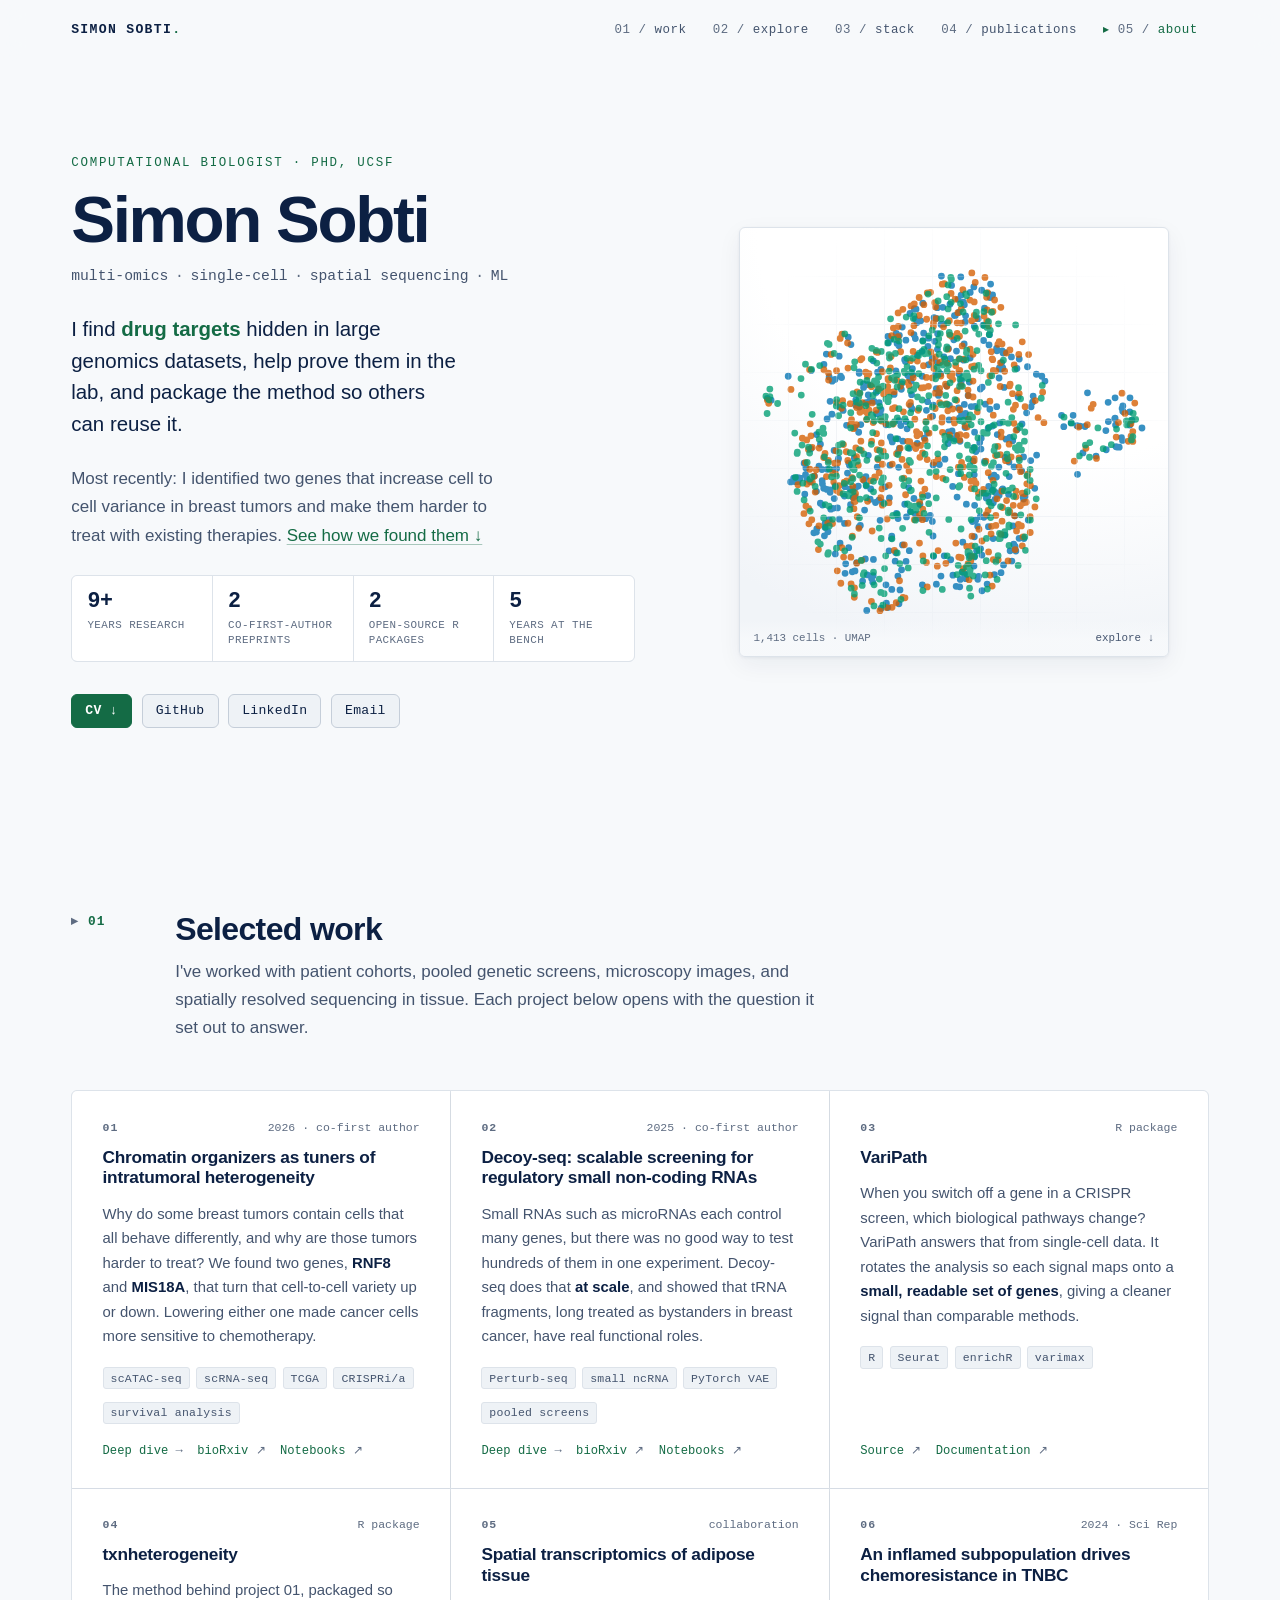
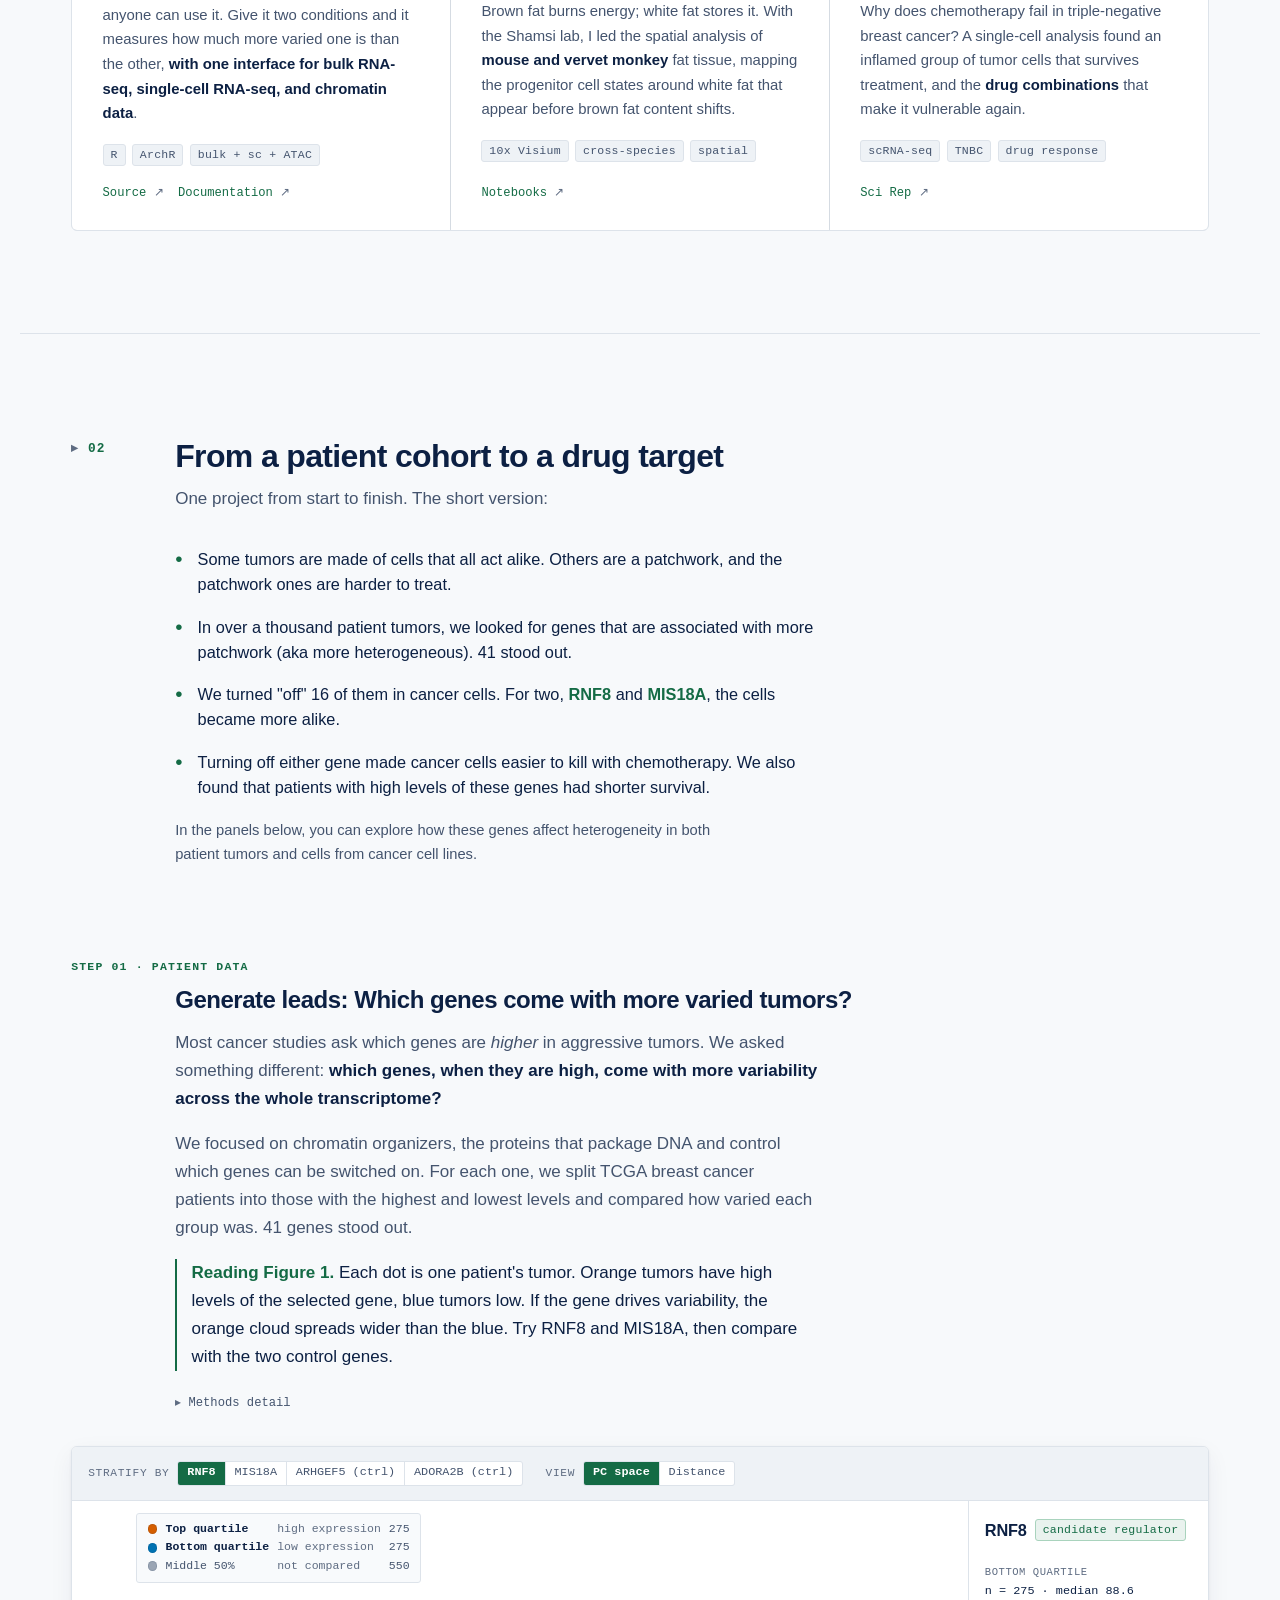
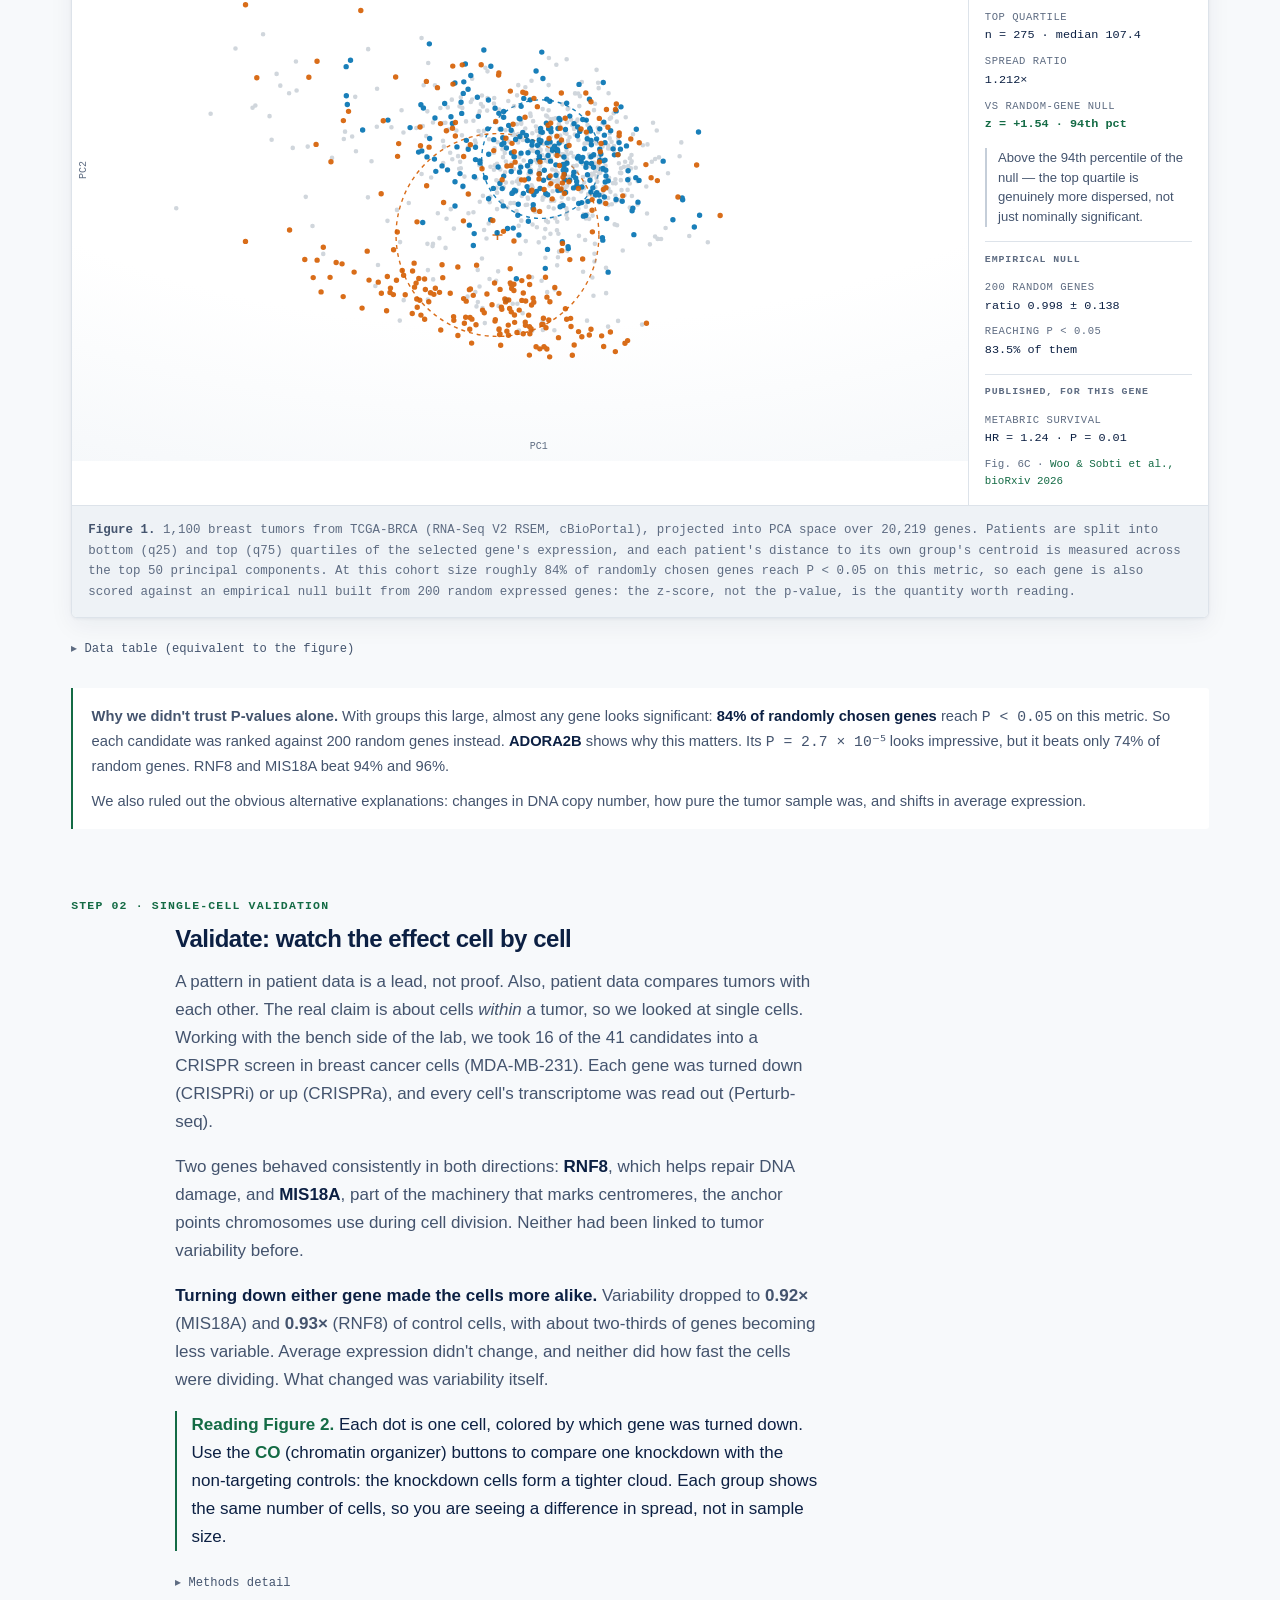
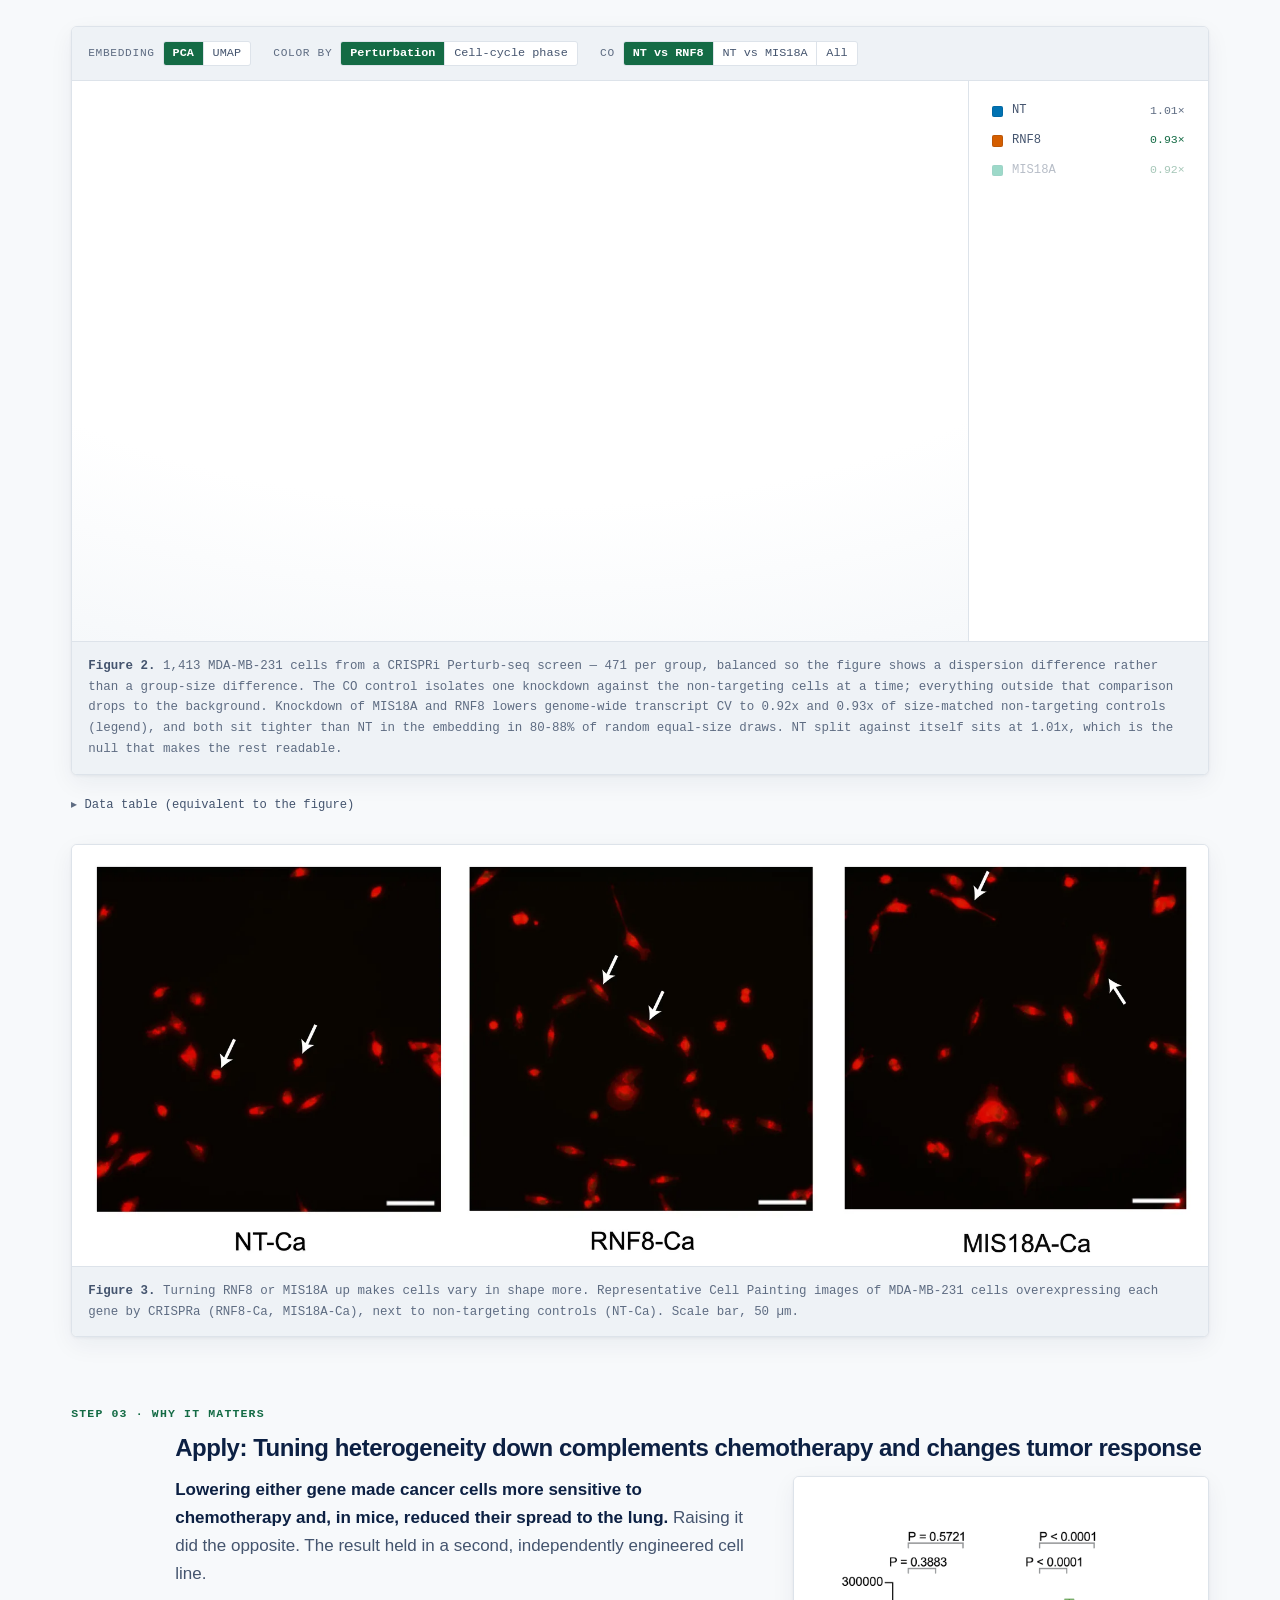
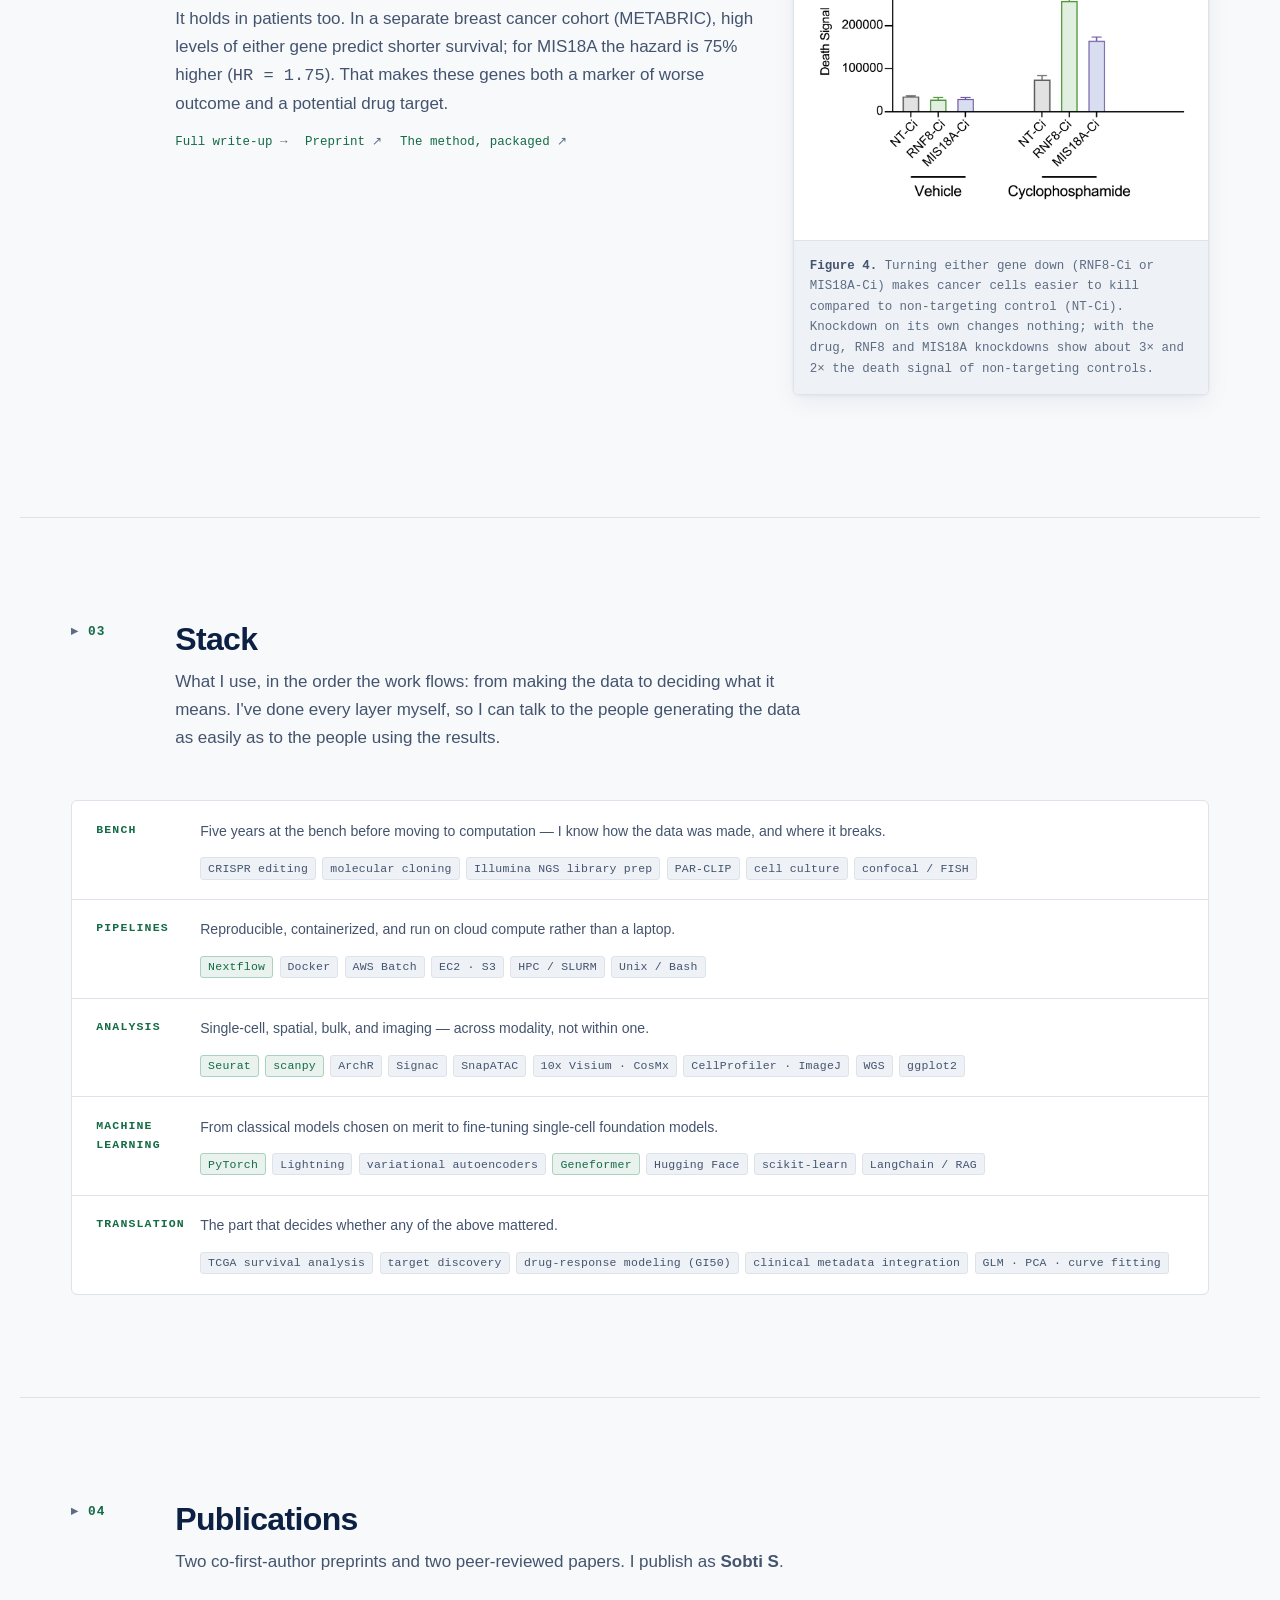
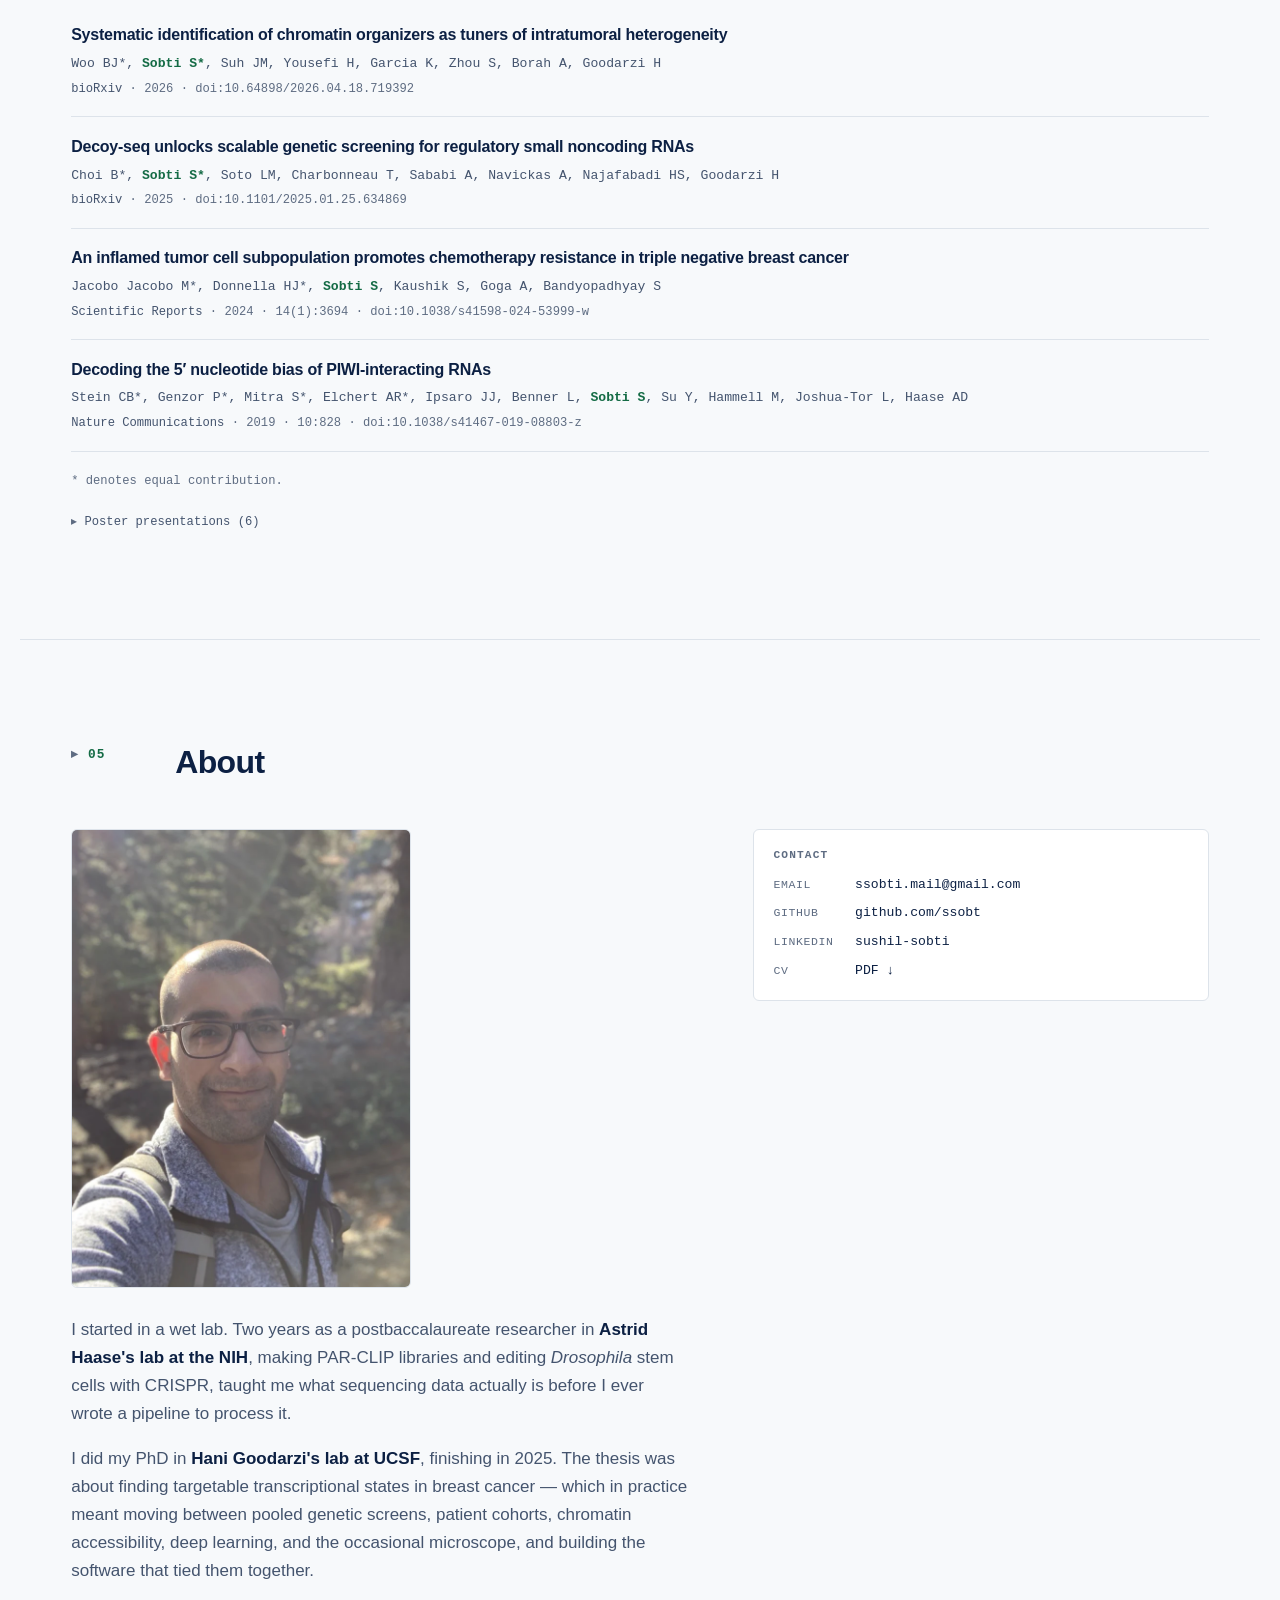
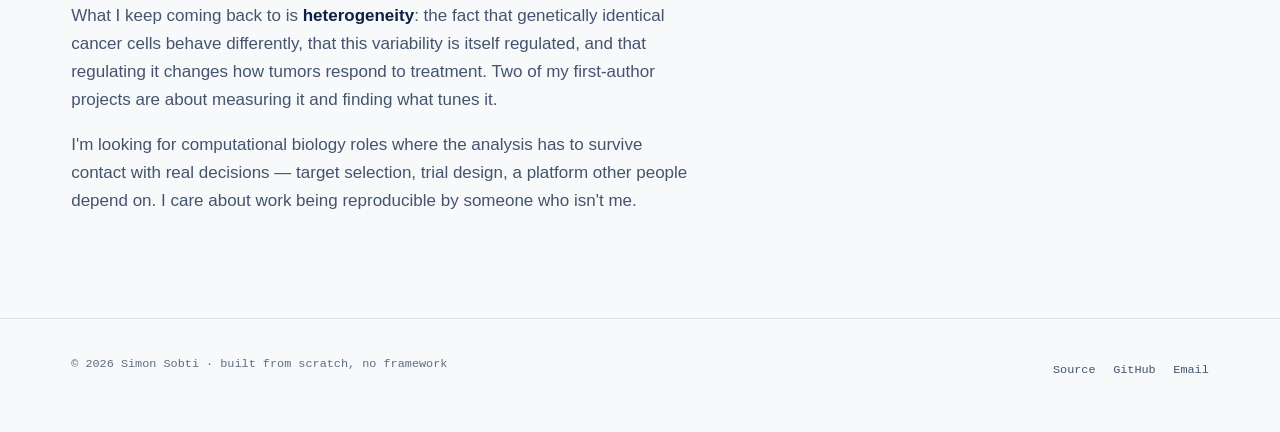
<file: index.html>
<!doctype html>
<html lang="en" class="no-js">
<head>
<meta charset="utf-8">
<meta name="viewport" content="width=device-width, initial-scale=1">
<title>Simon Sobti — computational biologist</title>
<meta name="description" content="Computational biologist, PhD UCSF. Multi-omics, single-cell, and machine learning for cancer target discovery — from bench to Nextflow to model.">
<meta name="author" content="Simon Sobti">
<link rel="canonical" href="https://ssobt.github.io/">

<meta property="og:type" content="website">
<meta property="og:url" content="https://ssobt.github.io/">
<meta property="og:title" content="Simon Sobti — computational biologist">
<meta property="og:description" content="Multi-omics, single-cell, and machine learning for cancer target discovery. PhD, UCSF. Two co-first-author preprints and two open-source R packages.">
<meta property="og:image" content="https://ssobt.github.io/assets/img/og.png">
<meta name="twitter:card" content="summary_large_image">

<link rel="icon" href="assets/img/favicon.svg" type="image/svg+xml">
<link rel="stylesheet" href="assets/css/site.css?v=202610280106">
<script>document.documentElement.className = 'js';</script>
</head>
<body>

<a class="skip-link" href="#work">Skip to content</a>

<header class="topbar">
  <div class="shell topbar__inner">
    <a class="topbar__mark" href="#top">Simon&nbsp;Sobti<span class="dot">.</span></a>
    <nav class="topbar__nav" aria-label="Sections">
      <a href="#work"><span class="topbar__n">01</span>work</a>
      <a href="#explore"><span class="topbar__n">02</span>explore</a>
      <a href="#stack"><span class="topbar__n">03</span>stack</a>
      <a href="#publications"><span class="topbar__n">04</span>publications</a>
      <a href="#about"><span class="topbar__n">05</span>about</a>
    </nav>
  </div>
</header>

<main id="top">

  <!-- ===================== HERO ===================== -->
  <section class="hero shell">
    <div class="hero__grid">
      <div>
        <p class="hero__eyebrow">Computational biologist · PhD, UCSF</p>
        <h1 class="hero__name">Simon Sobti</h1>
        <p class="hero__role">
          multi-omics<span class="sep">·</span>single-cell<span class="sep">·</span>spatial sequencing<span class="sep">·</span>ML
        </p>

        <p class="hero__pitch">
          I find <strong>drug targets</strong> hidden in large genomics datasets,
          help prove them in the lab, and package the method so others can reuse it.
        </p>
        <p class="hero__hook">
          Most recently: I identified two genes that increase cell to cell variance in breast tumors and make them harder to treat with existing therapies. <a href="#explore">See how we found them ↓</a>
        </p>

        <div class="stats" role="list">
          <div class="stat" role="listitem">
            <span class="stat__n">9+</span>
            <span class="stat__l">years research</span>
          </div>
          <div class="stat" role="listitem">
            <span class="stat__n">2</span>
            <span class="stat__l">co-first-author preprints</span>
          </div>
          <div class="stat" role="listitem">
            <span class="stat__n">2</span>
            <span class="stat__l">open-source R packages</span>
          </div>
          <div class="stat" role="listitem">
            <span class="stat__n">5</span>
            <span class="stat__l">years at the bench</span>
          </div>
        </div>

        <div class="linkrow">
          <a class="btn btn--primary" href="assets/cv/Simon_Sobti_CV.pdf">CV ↓</a>
          <a class="btn" href="https://github.com/ssobt" rel="me noopener">GitHub</a>
          <a class="btn" href="https://www.linkedin.com/in/sushil-sobti" rel="me noopener">LinkedIn</a>
          <a class="btn" href="mailto:ssobti.mail@gmail.com">Email</a>
        </div>
      </div>

      <figure class="hero__figure" aria-hidden="true">
        <canvas id="hero-canvas"></canvas>
        <figcaption class="hero__figcap">
          <span id="hero-figcap-text">loading…</span>
          <a href="#explore">explore ↓</a>
        </figcaption>
      </figure>
    </div>
  </section>

  <!-- ===================== 01 · WORK ===================== -->
  <section class="section shell" id="work">
    <div class="section__head">
      <p class="section__num">01</p>
      <h2 class="section__title">Selected work</h2>
      <p class="section__lede">
        I've worked with patient cohorts, pooled genetic screens, microscopy images,
        and spatially resolved sequencing in tissue. Each project below opens with the question it
        set out to answer.
      </p>
    </div>

    <div class="section__body cards reveal">

      <article class="card">
        <div class="card__top">
          <span class="card__idx">01</span>
          <span class="card__year">2026 · co-first author</span>
        </div>
        <h3 class="card__title">
          <a href="projects/ith.html">Chromatin organizers as tuners of intratumoral heterogeneity</a>
        </h3>
        <p class="card__result">
          Why do some breast tumors contain cells that all behave differently, and
          why are those tumors harder to treat? We found two genes,
          <strong>RNF8</strong> and <strong>MIS18A</strong>, that turn that
          cell-to-cell variety up or down. Lowering either one made cancer cells more
          sensitive to chemotherapy.
        </p>
        <ul class="chips">
          <li><span class="chip">scATAC-seq</span></li>
          <li><span class="chip">scRNA-seq</span></li>
          <li><span class="chip">TCGA</span></li>
          <li><span class="chip">CRISPRi/a</span></li>
          <li><span class="chip">survival analysis</span></li>
        </ul>
        <p class="card__links">
          <a href="projects/ith.html" data-internal>Deep dive</a>
          <a href="https://doi.org/10.64898/2026.04.18.719392" rel="noopener">bioRxiv</a>
          <a href="https://github.com/ssobt/nbs_txnheterogeneity" rel="noopener">Notebooks</a>
        </p>
      </article>

      <article class="card">
        <div class="card__top">
          <span class="card__idx">02</span>
          <span class="card__year">2025 · co-first author</span>
        </div>
        <h3 class="card__title">
          <a href="projects/decoy-seq.html">Decoy-seq: scalable screening for regulatory small non-coding RNAs</a>
        </h3>
        <p class="card__result">
          Small RNAs such as microRNAs each control many genes, but there was no good
          way to test hundreds of them in one experiment. Decoy-seq does that
          <strong>at scale</strong>, and showed that tRNA fragments, long treated as
          bystanders in breast cancer, have real functional roles.
        </p>
        <ul class="chips">
          <li><span class="chip">Perturb-seq</span></li>
          <li><span class="chip">small ncRNA</span></li>
          <li><span class="chip">PyTorch VAE</span></li>
          <li><span class="chip">pooled screens</span></li>
        </ul>
        <p class="card__links">
          <a href="projects/decoy-seq.html" data-internal>Deep dive</a>
          <a href="https://doi.org/10.1101/2025.01.25.634869" rel="noopener">bioRxiv</a>
          <a href="https://github.com/ssobt/nbs_decoyseq" rel="noopener">Notebooks</a>
        </p>
      </article>

      <article class="card">
        <div class="card__top">
          <span class="card__idx">03</span>
          <span class="card__year">R package</span>
        </div>
        <h3 class="card__title">
          <a href="https://github.com/ssobt/VariPath" rel="noopener">VariPath</a>
        </h3>
        <p class="card__result">
          When you switch off a gene in a CRISPR screen, which biological pathways
          change? VariPath answers that from single-cell data. It rotates the analysis
          so each signal maps onto a <strong>small, readable set of genes</strong>,
          giving a cleaner signal than comparable methods.
        </p>
        <ul class="chips">
          <li><span class="chip">R</span></li>
          <li><span class="chip">Seurat</span></li>
          <li><span class="chip">enrichR</span></li>
          <li><span class="chip">varimax</span></li>
        </ul>
        <p class="card__links">
          <a href="https://github.com/ssobt/VariPath" rel="noopener">Source</a>
          <a href="https://ssobt.github.io/VariPath/" rel="noopener">Documentation</a>
        </p>
      </article>

      <article class="card">
        <div class="card__top">
          <span class="card__idx">04</span>
          <span class="card__year">R package</span>
        </div>
        <h3 class="card__title">
          <a href="https://github.com/ssobt/txnheterogeneity" rel="noopener">txnheterogeneity</a>
        </h3>
        <p class="card__result">
          The method behind project 01, packaged so anyone can use it. Give it two
          conditions and it measures how much more varied one is than the other,
          <strong>with one interface for bulk RNA-seq, single-cell RNA-seq, and
          chromatin data</strong>.
        </p>
        <ul class="chips">
          <li><span class="chip">R</span></li>
          <li><span class="chip">ArchR</span></li>
          <li><span class="chip">bulk + sc + ATAC</span></li>
        </ul>
        <p class="card__links">
          <a href="https://github.com/ssobt/txnheterogeneity" rel="noopener">Source</a>
          <a href="https://ssobt.github.io/txnheterogeneity/" rel="noopener">Documentation</a>
        </p>
      </article>

      <article class="card">
        <div class="card__top">
          <span class="card__idx">05</span>
          <span class="card__year">collaboration</span>
        </div>
        <h3 class="card__title">Spatial transcriptomics of adipose tissue</h3>
        <p class="card__result">
          Brown fat burns energy; white fat stores it. With the Shamsi lab, I led the
          spatial analysis of <strong>mouse and vervet monkey</strong> fat tissue,
          mapping the progenitor cell states around white fat that appear before
          brown fat content shifts.
        </p>
        <ul class="chips">
          <li><span class="chip">10x Visium</span></li>
          <li><span class="chip">cross-species</span></li>
          <li><span class="chip">spatial</span></li>
        </ul>
        <p class="card__links">
          <a href="https://github.com/ssobt/nbs_adipose_spatial" rel="noopener">Notebooks</a>
        </p>
      </article>

      <article class="card">
        <div class="card__top">
          <span class="card__idx">06</span>
          <span class="card__year">2024 · Sci Rep</span>
        </div>
        <h3 class="card__title">
          <a href="https://doi.org/10.1038/s41598-024-53999-w" rel="noopener">An inflamed subpopulation drives chemoresistance in TNBC</a>
        </h3>
        <p class="card__result">
          Why does chemotherapy fail in triple-negative breast cancer? A single-cell
          analysis found an inflamed group of tumor cells that survives treatment,
          and the <strong>drug combinations</strong> that make it vulnerable again.
        </p>
        <ul class="chips">
          <li><span class="chip">scRNA-seq</span></li>
          <li><span class="chip">TNBC</span></li>
          <li><span class="chip">drug response</span></li>
        </ul>
        <p class="card__links">
          <a href="https://doi.org/10.1038/s41598-024-53999-w" rel="noopener">Sci Rep</a>
        </p>
      </article>

    </div>
  </section>

  <!-- ===================== 02 · THE ARC ===================== -->
  <section class="section shell" id="explore">
    <div class="section__head">
      <p class="section__num">02</p>
      <h2 class="section__title">From a patient cohort to a drug target</h2>
      <p class="section__lede">
        One project from start to finish. The short version:
      </p>
      <ul class="tldr">
        <li><span>Some tumors are made of cells that all act alike. Others are a
          patchwork, and the patchwork ones are harder to treat.</span></li>
        <li><span>In over a thousand patient tumors, we looked for genes that are associated with
          more patchwork (aka more heterogeneous). 41 stood out.</span></li>
        <li><span>We turned "off" 16 of them in cancer cells. For two,
          <strong>RNF8</strong> and <strong>MIS18A</strong>, the cells became more
          alike.</span></li>
        <li><span>Turning off either gene made cancer cells easier to kill with chemotherapy.
          We also found that patients with high levels of these genes had shorter survival.</span></li>
      </ul>
      <p class="section__lede section__lede--after">
        In the panels below, you can explore how these genes affect heterogeneity in both patient tumors and cells from cancer cell lines.
      </p>
    </div>

    <div class="section__body">

      <!-- ---------- step 1 ---------- -->
      <div class="step reveal">
        <p class="step__label">Step 01 · Patient data</p>
        <h3 class="step__title">Generate leads: Which genes come with more varied tumors?</h3>
        <div class="step__text">
          <p>
            Most cancer studies ask which genes are <em>higher</em> in aggressive
            tumors. We asked something different: <strong>which genes, when they are
            high, come with more variability across the whole transcriptome?</strong>
          </p>
          <p>
            We focused on chromatin organizers, the proteins that package DNA and
            control which genes can be switched on. For each one, we split TCGA breast
            cancer patients into those with the highest and lowest levels and compared
            how varied each group was. 41 genes stood out.
          </p>
          <p class="howto">
            <b>Reading Figure 1.</b> Each dot is one patient's tumor. Orange tumors
            have high levels of the selected gene, blue tumors low. If the gene drives
            variability, the orange cloud spreads wider than the blue. Try RNF8 and
            MIS18A, then compare with the two control genes.
          </p>
          <details class="datatable more">
            <summary>Methods detail</summary>
            <p>
              Groups were the top and bottom expression quartiles. Variability was
              genome-wide transcript coefficient of variation, compared against an
              empirical null built from 50 random patient groupings; the 41 candidates
              cleared <code>z &gt; 2.5</code> under both quartile and quintile splits.
              The figure projects patients into PC space and measures how far each sits
              from its own group's centroid.
            </p>
          </details>
        </div>
      </div>

      <div class="figure-block reveal">
        <div class="explorer" id="cohort">
          <div class="explorer__bar">
            <div class="ctl">
              <span class="ctl__label" id="lbl-gene">Stratify by</span>
              <div class="seg" id="cohort-gene" role="group" aria-labelledby="lbl-gene"></div>
            </div>
            <div class="ctl">
              <span class="ctl__label" id="lbl-view">View</span>
              <div class="seg" id="cohort-view" role="group" aria-labelledby="lbl-view"></div>
            </div>
          </div>

          <div class="explorer__stage">
            <div class="explorer__plot">
              <canvas id="cohort-canvas" role="img"
                aria-label="Scatter of breast tumors in principal component space, colored by whether the patient falls in the bottom or top expression quartile of the selected gene. An equivalent data table is below the figure."></canvas>
              <ul class="plotkey" id="cohort-legend" aria-label="Color key"></ul>
              <div class="tip" id="cohort-tip" role="status" aria-live="polite" data-on="false"></div>
              <div class="explorer__status" id="cohort-status" data-on="true">
                <p>Loading cohort…</p>
              </div>
            </div>
            <div class="explorer__side">
              <div class="readout" id="cohort-readout"></div>
            </div>
          </div>

          <figcaption class="figcap" id="cohort-caption">
            <b>Figure 1. </b>Patient cohort spread by expression quartile.
          </figcaption>
        </div>

        <details class="datatable">
          <summary>Data table (equivalent to the figure)</summary>
          <div id="cohort-table"></div>
        </details>

        <div class="callout callout--tight">
          <p>
            <strong>Why we didn't trust P-values alone.</strong> With groups this
            large, almost any gene looks significant: <b>84% of randomly chosen
            genes</b> reach <code>P &lt; 0.05</code> on this metric. So each candidate
            was ranked against 200 random genes instead. <b>ADORA2B</b> shows why this
            matters. Its <code>P = 2.7 × 10⁻⁵</code> looks impressive, but it beats only
            74% of random genes. RNF8 and MIS18A beat 94% and 96%.
          </p>
          <p>
            We also ruled out the obvious alternative explanations: changes in DNA copy
            number, how pure the tumor sample was, and shifts in average expression.
          </p>
        </div>
      </div>

      <!-- ---------- step 2 ---------- -->
      <div class="step reveal">
        <p class="step__label">Step 02 · Single-cell validation</p>
        <h3 class="step__title">Validate: watch the effect cell by cell</h3>
        <div class="step__text">
          <p>
            A pattern in patient data is a lead, not proof. Also, patient data compares tumors with each other. The real claim is about cells
            <em>within</em> a tumor, so we looked at single cells. Working with the bench side
            of the lab, we took 16 of the 41 candidates into a CRISPR screen in breast
            cancer cells (MDA-MB-231). Each gene was turned down (CRISPRi) or up
            (CRISPRa), and every cell's transcriptome was read out (Perturb-seq).
          </p>
          <p>
            Two genes behaved consistently in both directions: <strong>RNF8</strong>,
            which helps repair DNA damage, and <strong>MIS18A</strong>, part of the
            machinery that marks centromeres, the anchor points chromosomes use during
            cell division. Neither had been linked to tumor variability before.
          </p>
          <p>
            <strong>Turning down either gene made the cells more alike.</strong>
            Variability dropped to <b>0.92×</b> (MIS18A) and <b>0.93×</b> (RNF8) of
            control cells, with about two-thirds of genes becoming less variable.
            Average expression didn't change, and neither did how fast the cells were
            dividing. What changed was variability itself.
          </p>
          <p class="howto">
            <b>Reading Figure 2.</b> Each dot is one cell, colored by which gene was
            turned down. Use the <b>CO</b> (chromatin organizer) buttons to compare one
            knockdown with the non-targeting controls: the knockdown cells form a
            tighter cloud. Each group shows the same number of cells, so you are seeing
            a difference in spread, not in sample size.
          </p>
          <details class="datatable more">
            <summary>Methods detail</summary>
            <p>
              Variability is genome-wide transcript CV on linear relative counts. Each
              perturbation is compared against a <em>size-matched</em> control sample,
              because dispersion estimates scale with cell number; non-targeting cells
              split against themselves land at <b>1.01×</b>. 70% (MIS18A) and 66%
              (RNF8) of tested genes moved down.
            </p>
            <p>
              The figure shows <b>471 cells per group</b>, the size of the smallest.
              This is not a hand-picked view: across 200 random equal-size draws, RNF8
              and MIS18A each sit tighter than non-targeting in <b>80–88%</b> of them,
              and MIS18A in 99.5% of draws in UMAP space.
            </p>
            <p>
              Per-gene mean expression ratio is 1.00 (<code>r = 0.999</code>), and
              cell-cycle composition is unchanged. In the full screen <b>AURKB</b> runs
              the other way at 1.62×, which the paper also flags: perturbing an essential
              mitotic regulator has effects far beyond the one being measured.
            </p>
          </details>
        </div>
      </div>

      <div class="figure-block reveal">
        <div class="explorer" id="explorer">
          <div class="explorer__bar">
            <div class="ctl">
              <span class="ctl__label" id="lbl-embed">Embedding</span>
              <div class="seg" id="explorer-embed" role="group" aria-labelledby="lbl-embed"></div>
            </div>
            <div class="ctl">
              <span class="ctl__label" id="lbl-color">Color by</span>
              <div class="seg" id="explorer-color" role="group" aria-labelledby="lbl-color"></div>
            </div>
            <div class="ctl">
              <span class="ctl__label" id="lbl-co">CO</span>
              <div class="seg" id="explorer-co" role="group" aria-labelledby="lbl-co"></div>
            </div>
          </div>

          <div class="explorer__stage">
            <div class="explorer__plot">
              <canvas id="explorer-canvas" role="img"
                aria-label="Scatter plot of single cells in a two-dimensional embedding, colored by the selected annotation. An equivalent data table is available below the figure."></canvas>
              <div class="tip" id="explorer-tip" role="status" aria-live="polite" data-on="false"></div>
              <div class="explorer__status" id="explorer-status" data-on="true">
                <p>Loading cells…</p>
              </div>
            </div>

            <div class="explorer__side">
              <ul class="legend" id="explorer-legend"></ul>
              <div class="colorbar" id="explorer-colorbar" data-on="false">
                <div class="colorbar__ramp"></div>
                <div class="colorbar__ticks"></div>
              </div>
            </div>
          </div>

          <figcaption class="figcap" id="explorer-caption">
            <b>Figure 2. </b>Single-cell embedding viewer.
          </figcaption>
        </div>

        <details class="datatable">
          <summary>Data table (equivalent to the figure)</summary>
          <div id="explorer-table"></div>
        </details>
      </div>

      <div class="figure-block reveal">
        <figure class="imgfig">
          <picture>
            <source srcset="assets/img/morphology_het.webp" type="image/webp">
            <img src="assets/img/morphology_het.jpg" width="2000" height="740"
                 alt="Three fluorescence micrographs of MDA-MB-231 cells: non-targeting control, RNF8 overexpression, and MIS18A overexpression. Control cells are mostly compact and rounded; in the two overexpression lines, arrows point to elongated, spindle-shaped cells."
                 decoding="async">
          </picture>
          <figcaption class="figcap">
            <b>Figure 3. </b>Turning RNF8 or MIS18A up makes cells vary in shape more.
            Representative Cell Painting images of MDA-MB-231 cells overexpressing each
            gene by CRISPRa (RNF8-Ca, MIS18A-Ca), next to non-targeting controls (NT-Ca).
            Scale bar, 50 µm.
          </figcaption>
        </figure>
      </div>

      <!-- ---------- step 3 ---------- -->
      <div class="step reveal">
        <p class="step__label">Step 03 · Why it matters</p>
        <h3 class="step__title">Apply: Tuning heterogeneity down complements chemotherapy and changes tumor response</h3>
        <div class="step__split">
          <div class="step__text">
            <p>
              <strong>Lowering either gene made cancer cells more sensitive to
              chemotherapy and, in mice, reduced their spread to the lung.</strong>
              Raising it did the opposite. The result held in a second, independently
              engineered cell line.
            </p>
            <p>
              It holds in patients too. In a separate breast cancer cohort (METABRIC),
              high levels of either gene predict shorter survival; for MIS18A the hazard
              is 75% higher (<code>HR = 1.75</code>). That makes these genes both a
              marker of worse outcome and a potential drug target.
            </p>
            <p class="step__links">
              <a href="projects/ith.html" data-internal>Full write-up</a>
              <a href="https://doi.org/10.64898/2026.04.18.719392" rel="noopener">Preprint</a>
              <a href="https://github.com/ssobt/txnheterogeneity" rel="noopener">The method, packaged</a>
            </p>
          </div>
          <figure class="imgfig step__fig">
            <picture>
              <source srcset="assets/img/chemo.webp?v=202610280106" type="image/webp">
              <img src="assets/img/chemo.png?v=202610280106" width="2400" height="2106"
                   alt="Bar chart of cell death signal in MDA-MB-231 CRISPRi lines. With vehicle, non-targeting, RNF8 and MIS18A knockdown cells show similarly low death. With cyclophosphamide, death rises to about 75,000 in controls, 258,000 with RNF8 knockdown, and 165,000 with MIS18A knockdown; both knockdowns differ from control at P below 0.0001."
                   decoding="async">
            </picture>
            <figcaption class="figcap">
              <b>Figure 4. </b>Turning either gene down (RNF8-Ci or MIS18A-Ci) makes cancer cells easier to
              kill compared to non-targeting control (NT-Ci). Knockdown on
              its own changes nothing; with the drug, RNF8 and MIS18A knockdowns show
              about 3× and 2× the death signal of non-targeting controls.
            </figcaption>
          </figure>
        </div>
      </div>

    </div>
  </section>

  <!-- ===================== 03 · STACK ===================== -->
  <section class="section shell" id="stack">
    <div class="section__head">
      <p class="section__num">03</p>
      <h2 class="section__title">Stack</h2>
      <p class="section__lede">
        What I use, in the order the work flows: from making the data to deciding what
        it means. I've done every layer myself, so I can talk to the people generating
        the data as easily as to the people using the results.
      </p>
    </div>

    <div class="section__body layers reveal">

      <div class="layer">
        <p class="layer__name">Bench</p>
        <div class="layer__body">
          <p class="layer__note">
            Five years at the bench before moving to computation — I know how the
            data was made, and where it breaks.
          </p>
          <ul class="chips">
            <li><span class="chip">CRISPR editing</span></li>
            <li><span class="chip">molecular cloning</span></li>
            <li><span class="chip">Illumina NGS library prep</span></li>
            <li><span class="chip">PAR-CLIP</span></li>
            <li><span class="chip">cell culture</span></li>
            <li><span class="chip">confocal / FISH</span></li>
          </ul>
        </div>
      </div>

      <div class="layer">
        <p class="layer__name">Pipelines</p>
        <div class="layer__body">
          <p class="layer__note">
            Reproducible, containerized, and run on cloud compute rather than a laptop.
          </p>
          <ul class="chips">
            <li><span class="chip chip--accent">Nextflow</span></li>
            <li><span class="chip">Docker</span></li>
            <li><span class="chip">AWS Batch</span></li>
            <li><span class="chip">EC2 · S3</span></li>
            <li><span class="chip">HPC / SLURM</span></li>
            <li><span class="chip">Unix / Bash</span></li>
          </ul>
        </div>
      </div>

      <div class="layer">
        <p class="layer__name">Analysis</p>
        <div class="layer__body">
          <p class="layer__note">
            Single-cell, spatial, bulk, and imaging — across modality, not within one.
          </p>
          <ul class="chips">
            <li><span class="chip chip--accent">Seurat</span></li>
            <li><span class="chip chip--accent">scanpy</span></li>
            <li><span class="chip">ArchR</span></li>
            <li><span class="chip">Signac</span></li>
            <li><span class="chip">SnapATAC</span></li>
            <li><span class="chip">10x Visium · CosMx</span></li>
            <li><span class="chip">CellProfiler · ImageJ</span></li>
            <li><span class="chip">WGS</span></li>
            <li><span class="chip">ggplot2</span></li>
          </ul>
        </div>
      </div>

      <div class="layer">
        <p class="layer__name">Machine learning</p>
        <div class="layer__body">
          <p class="layer__note">
            From classical models chosen on merit to fine-tuning single-cell
            foundation models.
          </p>
          <ul class="chips">
            <li><span class="chip chip--accent">PyTorch</span></li>
            <li><span class="chip">Lightning</span></li>
            <li><span class="chip">variational autoencoders</span></li>
            <li><span class="chip chip--accent">Geneformer</span></li>
            <li><span class="chip">Hugging Face</span></li>
            <li><span class="chip">scikit-learn</span></li>
            <li><span class="chip">LangChain / RAG</span></li>
          </ul>
        </div>
      </div>

      <div class="layer">
        <p class="layer__name">Translation</p>
        <div class="layer__body">
          <p class="layer__note">
            The part that decides whether any of the above mattered.
          </p>
          <ul class="chips">
            <li><span class="chip">TCGA survival analysis</span></li>
            <li><span class="chip">target discovery</span></li>
            <li><span class="chip">drug-response modeling (GI50)</span></li>
            <li><span class="chip">clinical metadata integration</span></li>
            <li><span class="chip">GLM · PCA · curve fitting</span></li>
          </ul>
        </div>
      </div>

    </div>
  </section>

  <!-- ===================== 04 · PUBLICATIONS ===================== -->
  <section class="section shell" id="publications">
    <div class="section__head">
      <p class="section__num">04</p>
      <h2 class="section__title">Publications</h2>
      <p class="section__lede">
        Two co-first-author preprints and two peer-reviewed papers.
        I publish as <strong>Sobti S</strong>.
      </p>
    </div>

    <div class="section__body reveal">
      <ol class="pubs">

        <li>
          <h3 class="pub__title">
            <a href="https://doi.org/10.64898/2026.04.18.719392" rel="noopener">
              Systematic identification of chromatin organizers as tuners of intratumoral heterogeneity
            </a>
          </h3>
          <p class="pub__authors">
            Woo BJ*, <span class="me">Sobti S*</span>, Suh JM, Yousefi H, Garcia K, Zhou S, Borah A, Goodarzi H
          </p>
          <p class="pub__venue"><em>bioRxiv</em> · 2026 · doi:10.64898/2026.04.18.719392</p>
        </li>

        <li>
          <h3 class="pub__title">
            <a href="https://doi.org/10.1101/2025.01.25.634869" rel="noopener">
              Decoy-seq unlocks scalable genetic screening for regulatory small noncoding RNAs
            </a>
          </h3>
          <p class="pub__authors">
            Choi B*, <span class="me">Sobti S*</span>, Soto LM, Charbonneau T, Sababi A, Navickas A, Najafabadi HS, Goodarzi H
          </p>
          <p class="pub__venue"><em>bioRxiv</em> · 2025 · doi:10.1101/2025.01.25.634869</p>
        </li>

        <li>
          <h3 class="pub__title">
            <a href="https://doi.org/10.1038/s41598-024-53999-w" rel="noopener">
              An inflamed tumor cell subpopulation promotes chemotherapy resistance in triple negative breast cancer
            </a>
          </h3>
          <p class="pub__authors">
            Jacobo Jacobo M*, Donnella HJ*, <span class="me">Sobti S</span>, Kaushik S, Goga A, Bandyopadhyay S
          </p>
          <p class="pub__venue"><em>Scientific Reports</em> · 2024 · 14(1):3694 · doi:10.1038/s41598-024-53999-w</p>
        </li>

        <li>
          <h3 class="pub__title">
            <a href="https://doi.org/10.1038/s41467-019-08803-z" rel="noopener">
              Decoding the 5′ nucleotide bias of PIWI-interacting RNAs
            </a>
          </h3>
          <p class="pub__authors">
            Stein CB*, Genzor P*, Mitra S*, Elchert AR*, Ipsaro JJ, Benner L, <span class="me">Sobti S</span>, Su Y, Hammell M, Joshua-Tor L, Haase AD
          </p>
          <p class="pub__venue"><em>Nature Communications</em> · 2019 · 10:828 · doi:10.1038/s41467-019-08803-z</p>
        </li>

      </ol>

      <p class="footnote">* denotes equal contribution.</p>

      <details class="datatable">
        <summary>Poster presentations (6)</summary>
        <div class="tbl-wrap">
          <table class="tbl">
            <caption class="visually-hidden">Conference poster presentations</caption>
            <thead>
              <tr><th scope="col">Presentation</th><th scope="col">Venue</th><th scope="col">Year</th></tr>
            </thead>
            <tbody>
              <tr>
                <td>Characterizing constituents and patterns of the piRNA biogenesis machinery</td>
                <td>Regulatory &amp; Non-Coding RNAs, Cold Spring Harbor</td><td>2018</td>
              </tr>
              <tr>
                <td>Characterization of PIWI-interacting small RNA biogenesis</td>
                <td>Postbac Poster Day, Bethesda MD</td><td>2017</td>
              </tr>
              <tr>
                <td>Dissecting the 5′U bias of piRNAs</td>
                <td>NCI Symposium on RNA Biology, Bethesda MD</td><td>2017</td>
              </tr>
              <tr>
                <td>Characterization of PIWI-interacting small RNA biogenesis</td>
                <td>12th Annual NIDDK Scientific Conference</td><td>2017</td>
              </tr>
            </tbody>
          </table>
        </div>
        <p class="footnote">
          Plus additional presentations at NIH and NCI meetings — six in total across
          Cold Spring Harbor, NIH, and NCI venues.
        </p>
      </details>
    </div>
  </section>

  <!-- ===================== 05 · ABOUT ===================== -->
  <section class="section shell" id="about">
    <div class="section__head">
      <p class="section__num">05</p>
      <h2 class="section__title">About</h2>
    </div>

    <div class="section__body about reveal">
      <div class="about__prose">
        <figure class="portrait">
          <picture>
            <source srcset="assets/img/simon.webp" type="image/webp">
            <img src="assets/img/simon.jpg" width="700" height="946"
                 alt="Simon Sobti, outdoors on a forested trail."
                 decoding="async" fetchpriority="low">
          </picture>
        </figure>
        <p>
          I started in a wet lab. Two years as a postbaccalaureate researcher in
          <strong>Astrid Haase's lab at the NIH</strong>, making PAR-CLIP libraries and
          editing <em>Drosophila</em> stem cells with CRISPR, taught me what sequencing
          data actually is before I ever wrote a pipeline to process it.
        </p>
        <p>
          I did my PhD in <strong>Hani Goodarzi's lab at UCSF</strong>, finishing in 2025.
          The thesis was about finding targetable transcriptional states in breast
          cancer — which in practice meant moving between pooled genetic screens,
          patient cohorts, chromatin accessibility, deep learning, and the occasional
          microscope, and building the software that tied them together.
        </p>
        <p>
          What I keep coming back to is <strong>heterogeneity</strong>: the fact that
          genetically identical cancer cells behave differently, that this variability
          is itself regulated, and that regulating it changes how tumors respond to
          treatment. Two of my first-author projects are about measuring it and finding
          what tunes it.
        </p>
        <p>
          I'm looking for computational biology roles where the analysis has to survive
          contact with real decisions — target selection, trial design, a platform other
          people depend on. I care about work being reproducible by someone who isn't me.
        </p>
      </div>

      <aside class="contact">
        <p class="contact__h">Contact</p>
        <ul class="contact__list">
          <li>
            <a href="mailto:ssobti.mail@gmail.com" data-copy="ssobti.mail@gmail.com">
              <span class="k">Email</span><span class="v">ssobti.mail@gmail.com</span>
            </a>
          </li>
          <li>
            <a href="https://github.com/ssobt" rel="me noopener">
              <span class="k">GitHub</span><span class="v">github.com/ssobt</span>
            </a>
          </li>
          <li>
            <a href="https://www.linkedin.com/in/sushil-sobti" rel="me noopener">
              <span class="k">LinkedIn</span><span class="v">sushil-sobti</span>
            </a>
          </li>
          <li>
            <a href="assets/cv/Simon_Sobti_CV.pdf">
              <span class="k">CV</span><span class="v">PDF ↓</span>
            </a>
          </li>
        </ul>
      </aside>
    </div>
  </section>

</main>

<footer class="footer">
  <div class="shell footer__inner">
    <p>© <span data-year>2026</span> Simon Sobti · built from scratch, no framework</p>
    <p class="footer__links">
      <a href="https://github.com/ssobt/ssobt.github.io" rel="noopener">Source</a>
      <a href="https://github.com/ssobt" rel="noopener">GitHub</a>
      <a href="mailto:ssobti.mail@gmail.com">Email</a>
    </p>
  </div>
</footer>

<script type="module" src="assets/js/explorer.js?v=202610280106"></script>
<script type="module" src="assets/js/site.js?v=202610280106"></script>
</body>
</html>
</file>
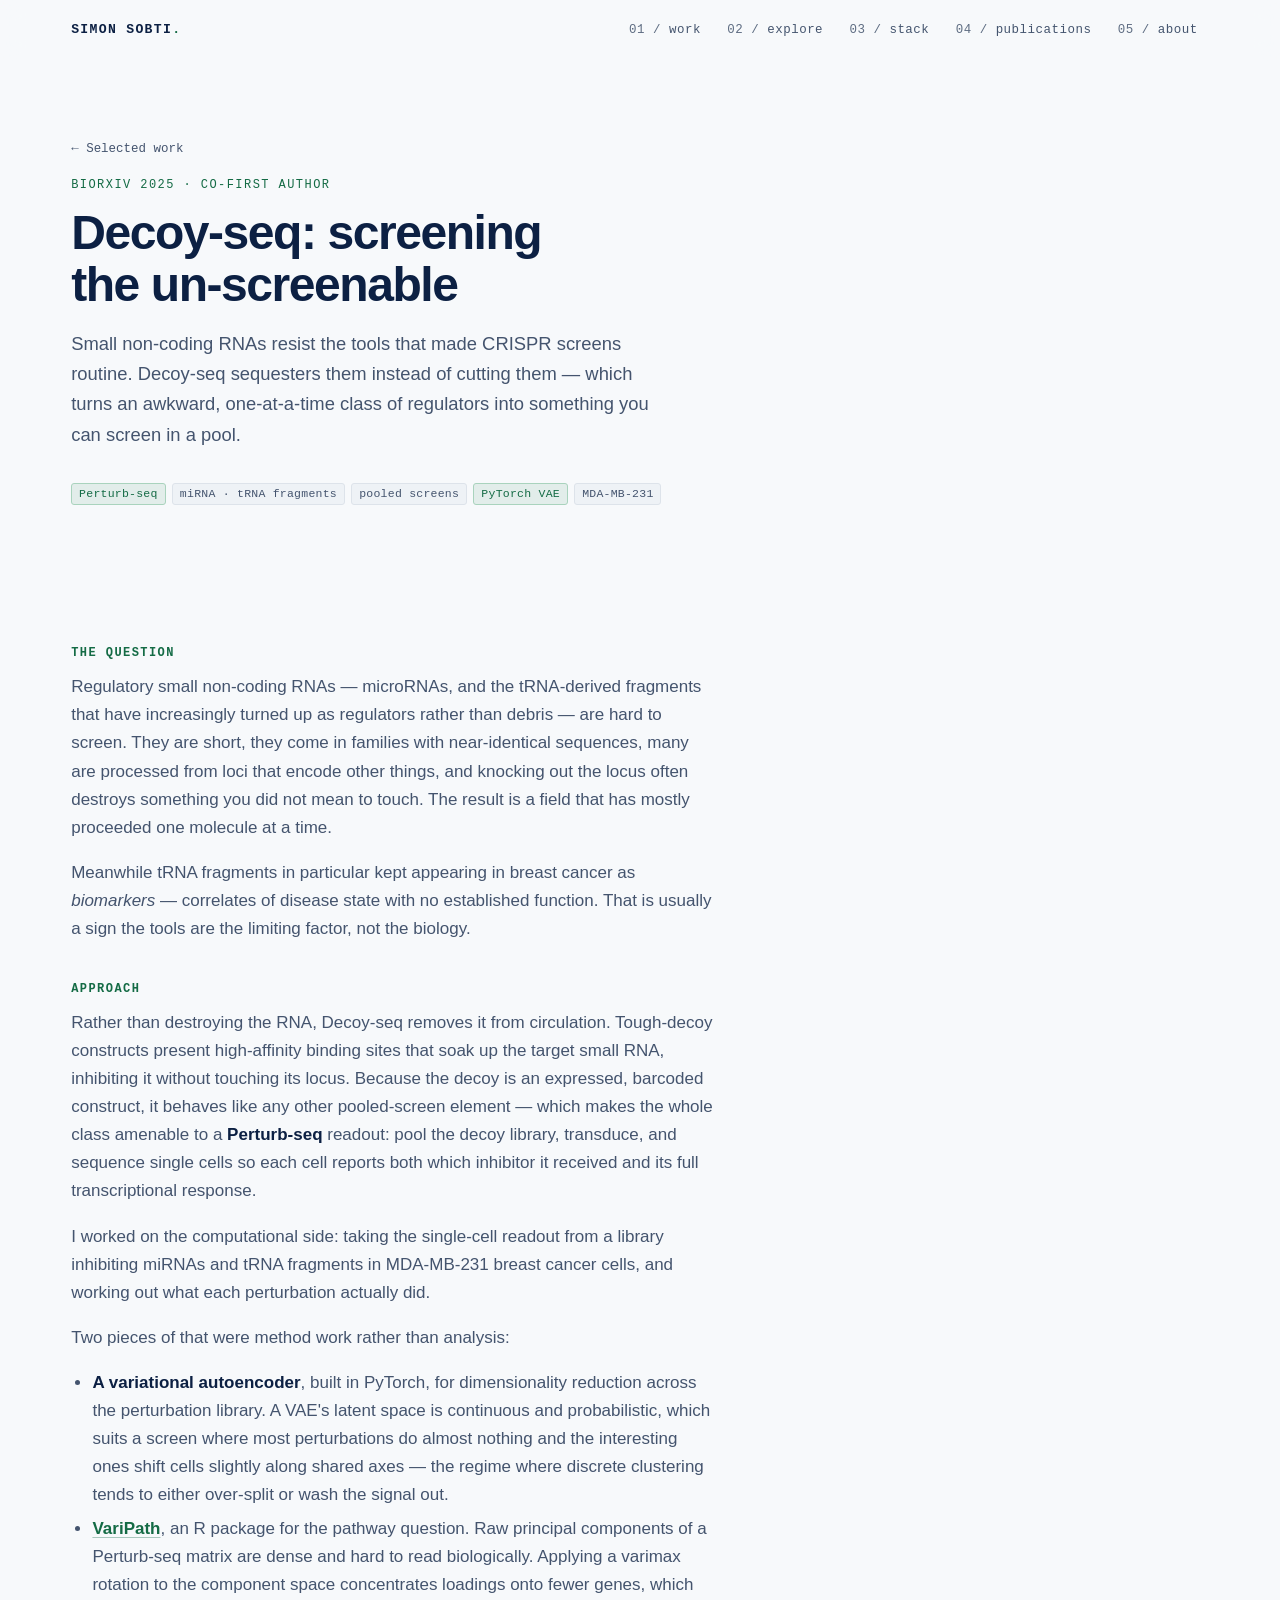
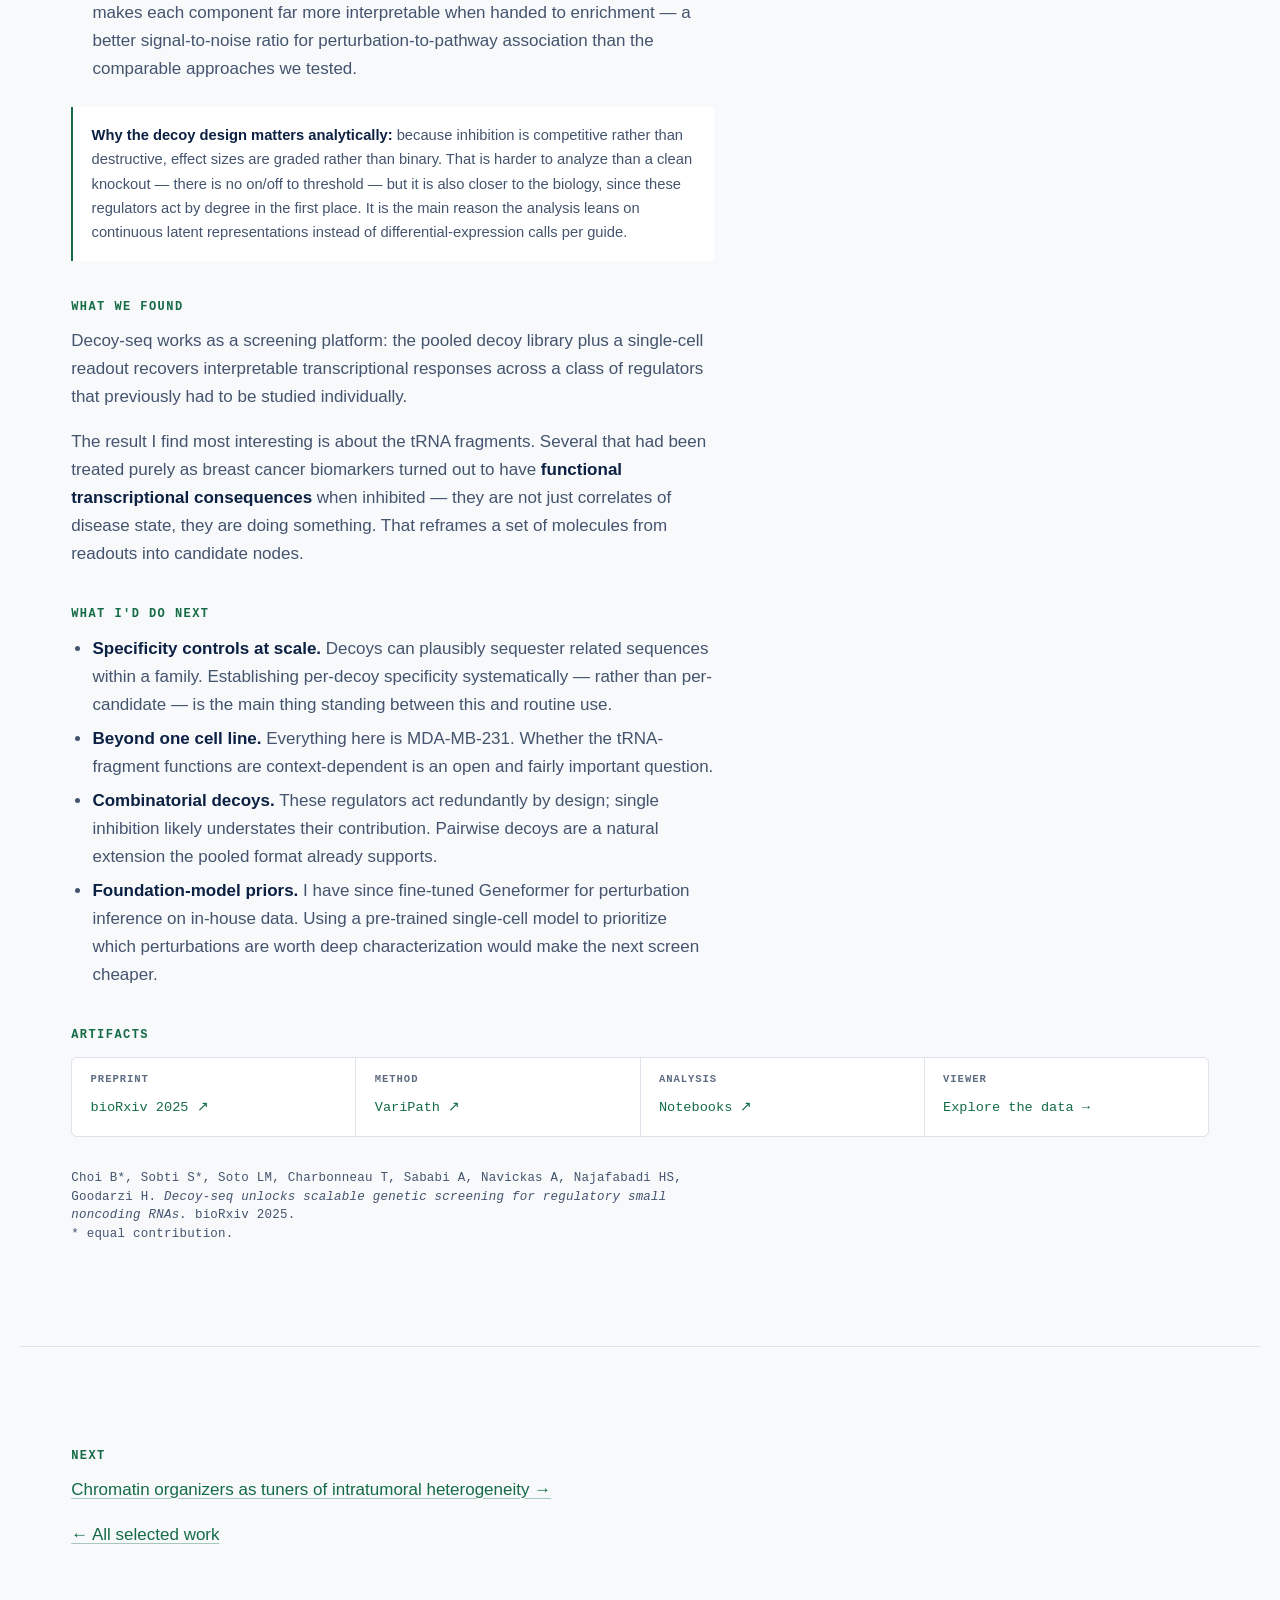
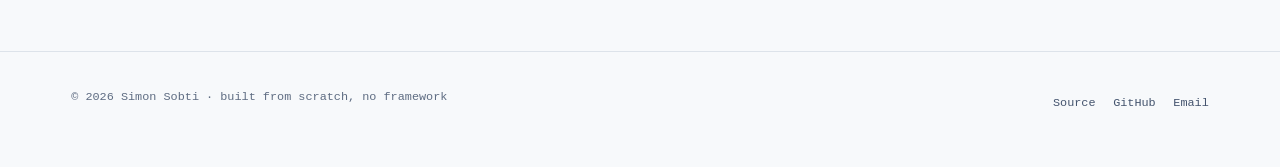
<file: projects/decoy-seq.html>
<!doctype html>
<html lang="en" class="no-js">
<head>
<meta charset="utf-8">
<meta name="viewport" content="width=device-width, initial-scale=1">
<title>Decoy-seq — Simon Sobti</title>
<meta name="description" content="Decoy-seq: a pooled, decoy-based screen that makes regulatory small non-coding RNAs tractable at scale, read out by Perturb-seq in breast cancer cells.">
<link rel="canonical" href="https://ssobt.github.io/projects/decoy-seq.html">

<meta property="og:type" content="article">
<meta property="og:url" content="https://ssobt.github.io/projects/decoy-seq.html">
<meta property="og:title" content="Decoy-seq: scalable genetic screening for regulatory small noncoding RNAs">
<meta property="og:description" content="Small non-coding RNAs resist standard knockout screens. Decoys sequester them instead — and make the whole class screenable.">
<meta property="og:image" content="https://ssobt.github.io/assets/img/og.png">
<meta name="twitter:card" content="summary_large_image">

<link rel="icon" href="../assets/img/favicon.svg" type="image/svg+xml">
<link rel="stylesheet" href="../assets/css/site.css?v=202610280106">
<script>document.documentElement.className = 'js';</script>
</head>
<body>

<a class="skip-link" href="#main">Skip to content</a>

<header class="topbar">
  <div class="shell topbar__inner">
    <a class="topbar__mark" href="../index.html">Simon&nbsp;Sobti<span class="dot">.</span></a>
    <nav class="topbar__nav" aria-label="Sections">
      <a href="../index.html#work"><span class="topbar__n">01</span>work</a>
      <a href="../index.html#explore"><span class="topbar__n">02</span>explore</a>
      <a href="../index.html#stack"><span class="topbar__n">03</span>stack</a>
      <a href="../index.html#publications"><span class="topbar__n">04</span>publications</a>
      <a href="../index.html#about"><span class="topbar__n">05</span>about</a>
    </nav>
  </div>
</header>

<main id="main">

  <div class="shell masthead">
    <a class="masthead__back" href="../index.html#work">Selected work</a>
    <p class="masthead__kicker">bioRxiv 2025 · co-first author</p>
    <h1 class="masthead__title">Decoy-seq: screening the un-screenable</h1>
    <p class="masthead__standfirst">
      Small non-coding RNAs resist the tools that made CRISPR screens routine. Decoy-seq
      sequesters them instead of cutting them — which turns an awkward, one-at-a-time
      class of regulators into something you can screen in a pool.
    </p>
    <ul class="chips">
      <li><span class="chip chip--accent">Perturb-seq</span></li>
      <li><span class="chip">miRNA · tRNA fragments</span></li>
      <li><span class="chip">pooled screens</span></li>
      <li><span class="chip chip--accent">PyTorch VAE</span></li>
      <li><span class="chip">MDA-MB-231</span></li>
    </ul>
  </div>

  <section class="section shell">
    <div class="prose">

      <h3>The question</h3>
      <p>
        Regulatory small non-coding RNAs — microRNAs, and the tRNA-derived fragments that
        have increasingly turned up as regulators rather than debris — are hard to screen.
        They are short, they come in families with near-identical sequences, many are
        processed from loci that encode other things, and knocking out the locus often
        destroys something you did not mean to touch. The result is a field that has
        mostly proceeded one molecule at a time.
      </p>
      <p>
        Meanwhile tRNA fragments in particular kept appearing in breast cancer as
        <em>biomarkers</em> — correlates of disease state with no established function.
        That is usually a sign the tools are the limiting factor, not the biology.
      </p>

      <h3>Approach</h3>
      <p>
        Rather than destroying the RNA, Decoy-seq removes it from circulation. Tough-decoy
        constructs present high-affinity binding sites that soak up the target small RNA,
        inhibiting it without touching its locus. Because the decoy is an expressed,
        barcoded construct, it behaves like any other pooled-screen element — which makes
        the whole class amenable to a <strong>Perturb-seq</strong> readout: pool the decoy
        library, transduce, and sequence single cells so each cell reports both which
        inhibitor it received and its full transcriptional response.
      </p>
      <p>
        I worked on the computational side: taking the single-cell readout from a library
        inhibiting miRNAs and tRNA fragments in MDA-MB-231 breast cancer cells, and
        working out what each perturbation actually did.
      </p>
      <p>Two pieces of that were method work rather than analysis:</p>
      <ul>
        <li>
          <strong>A variational autoencoder</strong>, built in PyTorch, for dimensionality
          reduction across the perturbation library. A VAE's latent space is continuous and
          probabilistic, which suits a screen where most perturbations do almost nothing and
          the interesting ones shift cells slightly along shared axes — the regime where
          discrete clustering tends to either over-split or wash the signal out.
        </li>
        <li>
          <strong><a href="https://github.com/ssobt/VariPath" rel="noopener">VariPath</a></strong>,
          an R package for the pathway question. Raw principal components of a Perturb-seq
          matrix are dense and hard to read biologically. Applying a varimax rotation to the
          component space concentrates loadings onto fewer genes, which makes each component
          far more interpretable when handed to enrichment — a better signal-to-noise ratio
          for perturbation-to-pathway association than the comparable approaches we tested.
        </li>
      </ul>

      <div class="callout">
        <p>
          <strong>Why the decoy design matters analytically:</strong> because inhibition is
          competitive rather than destructive, effect sizes are graded rather than binary.
          That is harder to analyze than a clean knockout — there is no on/off to threshold —
          but it is also closer to the biology, since these regulators act by degree in the
          first place. It is the main reason the analysis leans on continuous latent
          representations instead of differential-expression calls per guide.
        </p>
      </div>

      <h3>What we found</h3>
      <p>
        Decoy-seq works as a screening platform: the pooled decoy library plus a single-cell
        readout recovers interpretable transcriptional responses across a class of regulators
        that previously had to be studied individually.
      </p>
      <p>
        The result I find most interesting is about the tRNA fragments. Several that had been
        treated purely as breast cancer biomarkers turned out to have <strong>functional
        transcriptional consequences</strong> when inhibited — they are not just correlates of
        disease state, they are doing something. That reframes a set of molecules from
        readouts into candidate nodes.
      </p>

      <h3>What I'd do next</h3>
      <ul>
        <li>
          <strong>Specificity controls at scale.</strong> Decoys can plausibly sequester
          related sequences within a family. Establishing per-decoy specificity systematically
          — rather than per-candidate — is the main thing standing between this and routine use.
        </li>
        <li>
          <strong>Beyond one cell line.</strong> Everything here is MDA-MB-231. Whether the
          tRNA-fragment functions are context-dependent is an open and fairly important question.
        </li>
        <li>
          <strong>Combinatorial decoys.</strong> These regulators act redundantly by design;
          single inhibition likely understates their contribution. Pairwise decoys are a
          natural extension the pooled format already supports.
        </li>
        <li>
          <strong>Foundation-model priors.</strong> I have since fine-tuned Geneformer for
          perturbation inference on in-house data. Using a pre-trained single-cell model to
          prioritize which perturbations are worth deep characterization would make the next
          screen cheaper.
        </li>
      </ul>

      <h3>Artifacts</h3>
    </div>

    <div class="artifacts">
      <a class="artifact" href="https://doi.org/10.1101/2025.01.25.634869" rel="noopener">
        <span class="artifact__k">Preprint</span>
        <span class="artifact__v">bioRxiv 2025 ↗</span>
      </a>
      <a class="artifact" href="https://github.com/ssobt/VariPath" rel="noopener">
        <span class="artifact__k">Method</span>
        <span class="artifact__v">VariPath ↗</span>
      </a>
      <a class="artifact" href="https://github.com/ssobt/nbs_decoyseq" rel="noopener">
        <span class="artifact__k">Analysis</span>
        <span class="artifact__v">Notebooks ↗</span>
      </a>
      <a class="artifact" href="../index.html#explore">
        <span class="artifact__k">Viewer</span>
        <span class="artifact__v">Explore the data →</span>
      </a>
    </div>

    <div class="prose" style="margin-top:2rem">
      <p class="mono">
        Choi B*, Sobti S*, Soto LM, Charbonneau T, Sababi A, Navickas A, Najafabadi HS,
        Goodarzi H. <em>Decoy-seq unlocks scalable genetic screening for regulatory small
        noncoding RNAs.</em> bioRxiv 2025.
        <br>* equal contribution.
      </p>
    </div>
  </section>

  <section class="section shell">
    <div class="prose">
      <h3>Next</h3>
      <p>
        <a href="ith.html">Chromatin organizers as tuners of intratumoral heterogeneity →</a>
      </p>
      <p>
        <a href="../index.html#work">← All selected work</a>
      </p>
    </div>
  </section>

</main>

<footer class="footer">
  <div class="shell footer__inner">
    <p>© <span data-year>2026</span> Simon Sobti · built from scratch, no framework</p>
    <p class="footer__links">
      <a href="https://github.com/ssobt/ssobt.github.io" rel="noopener">Source</a>
      <a href="https://github.com/ssobt" rel="noopener">GitHub</a>
      <a href="mailto:ssobti.mail@gmail.com">Email</a>
    </p>
  </div>
</footer>

<script type="module" src="../assets/js/site.js?v=202610280106"></script>
</body>
</html>
</file>
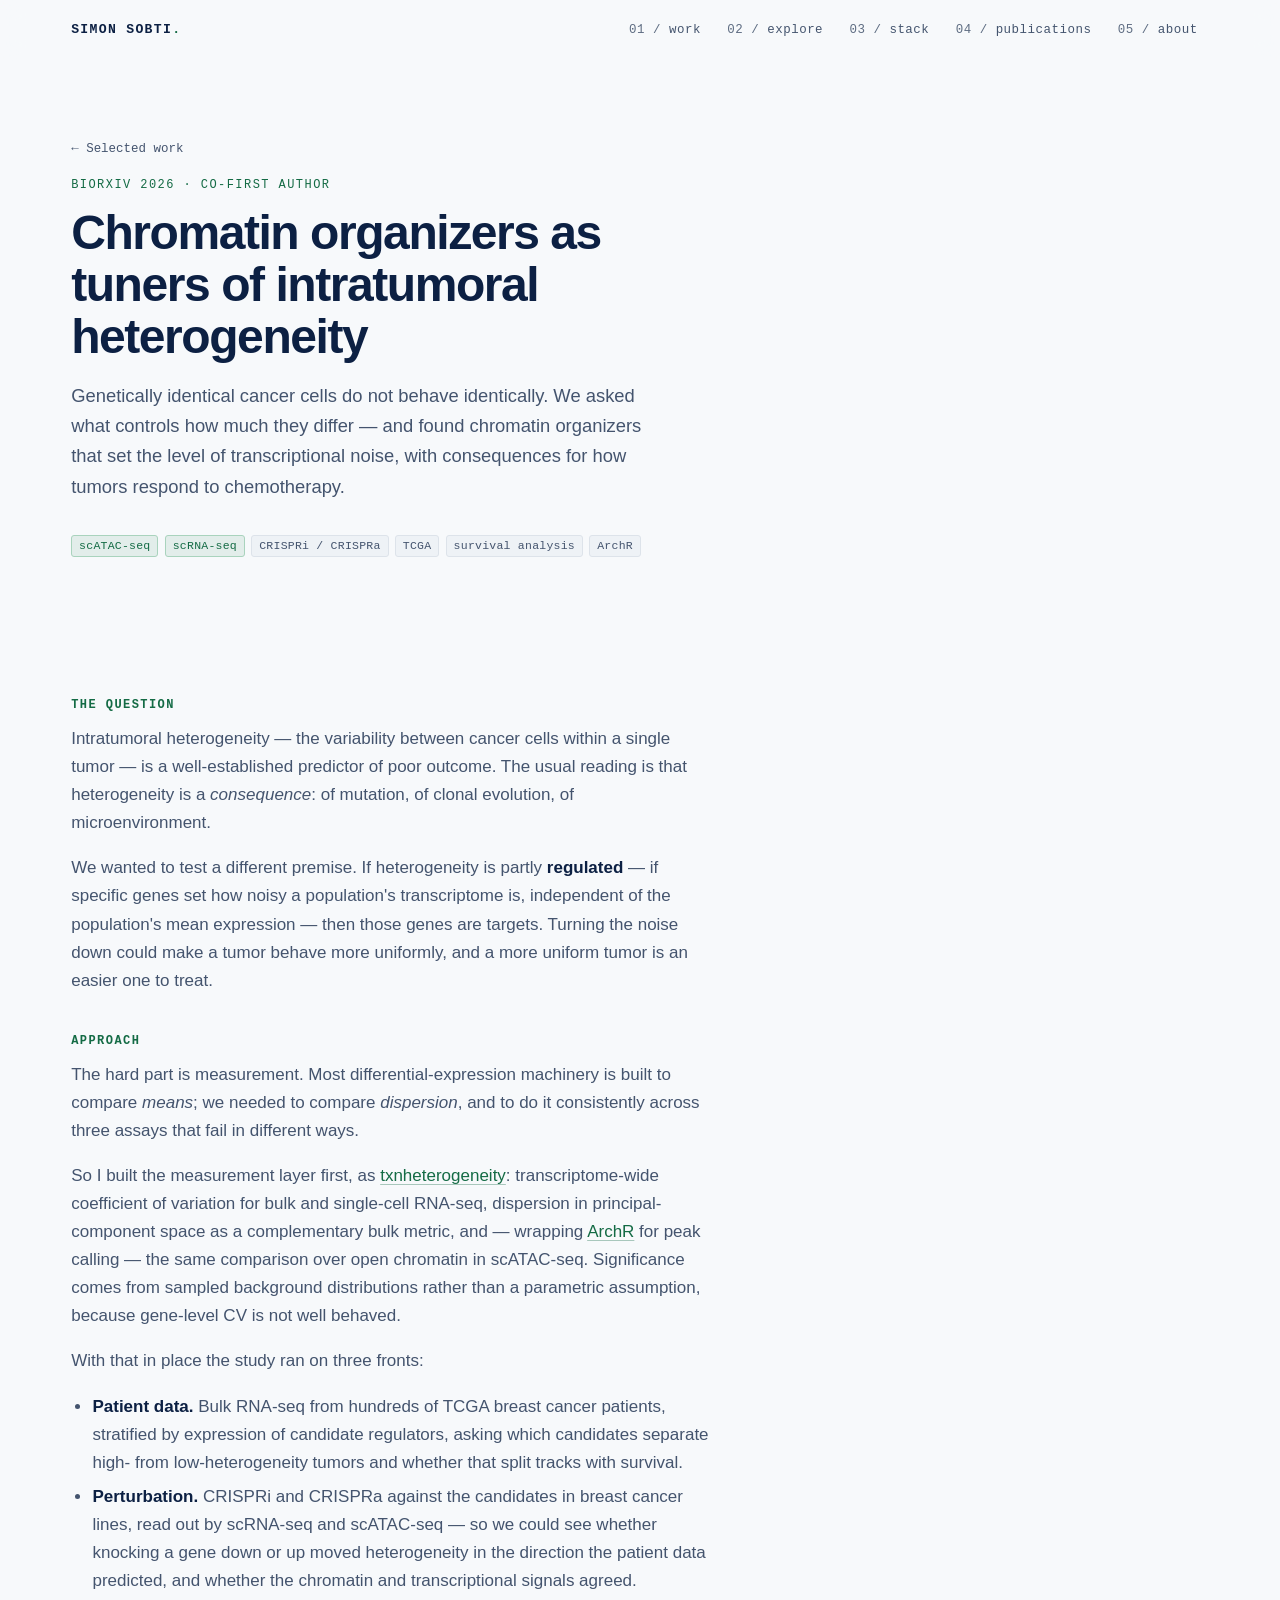
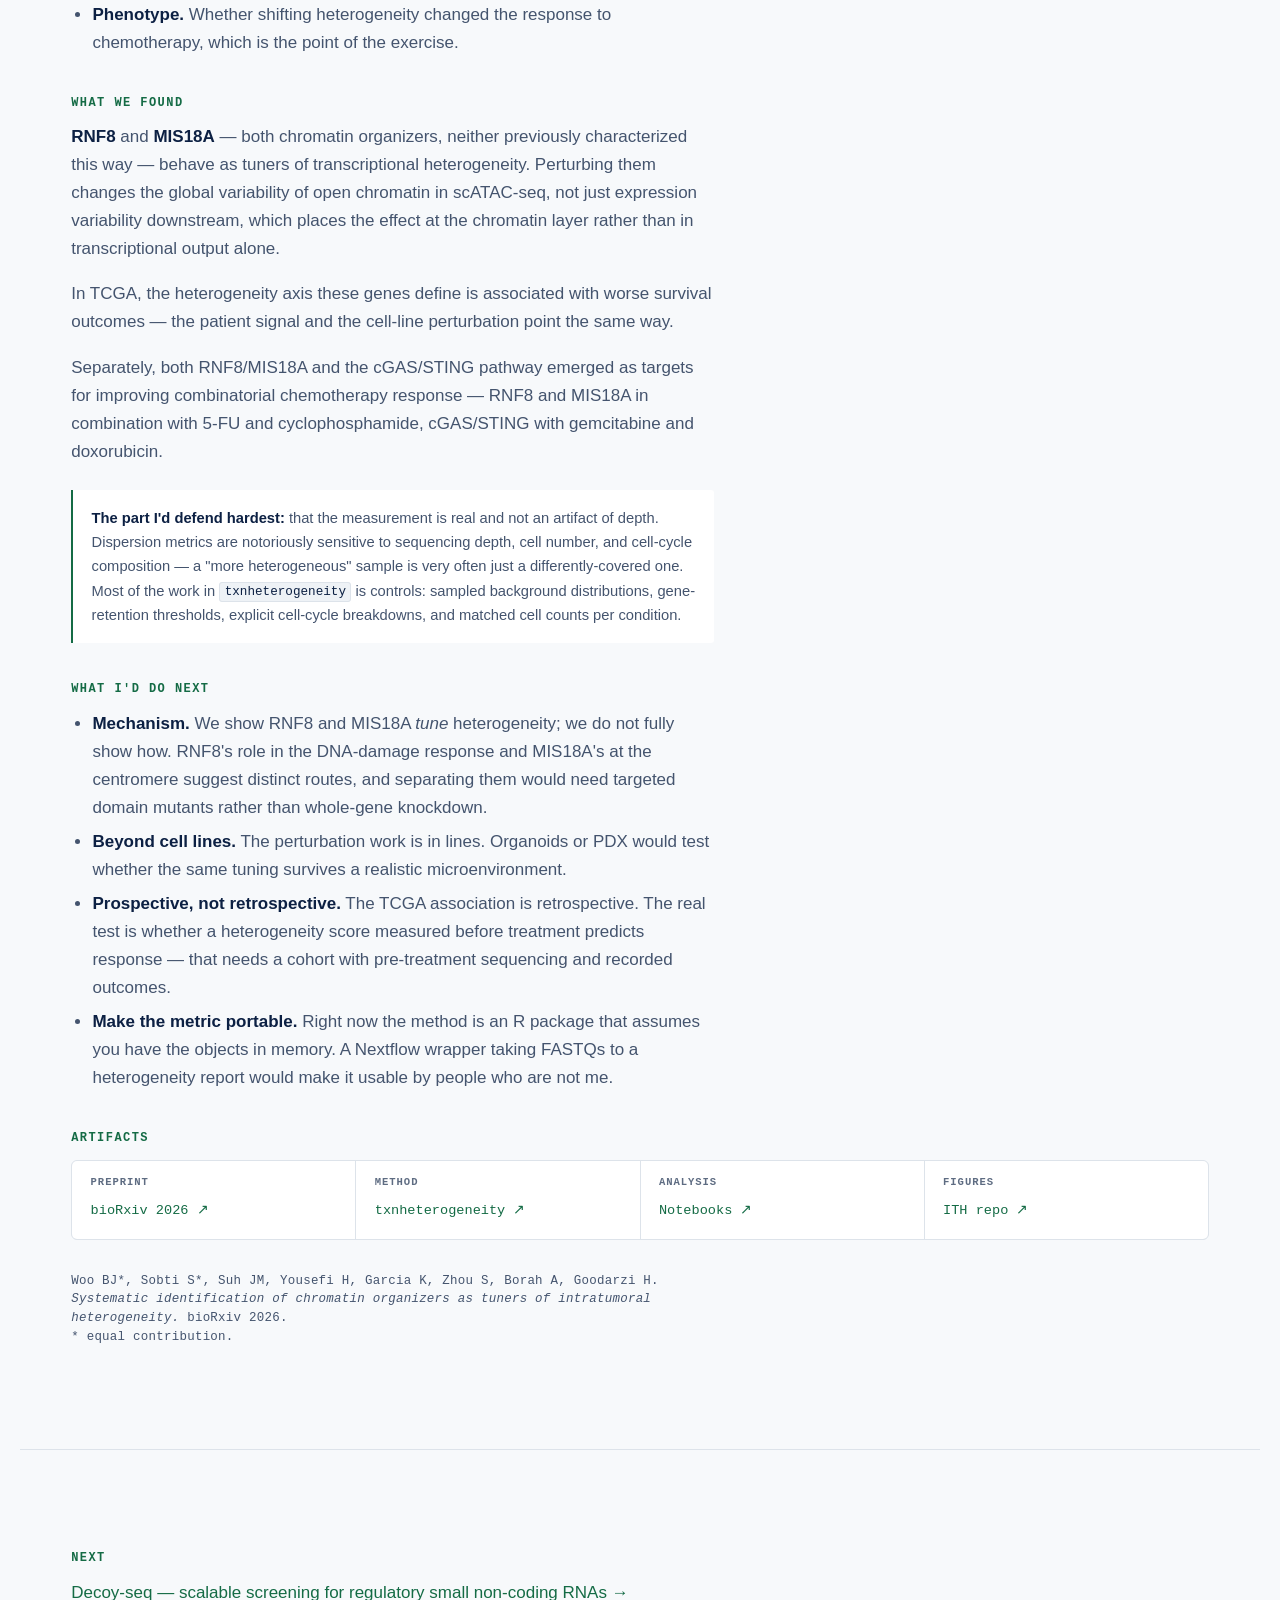
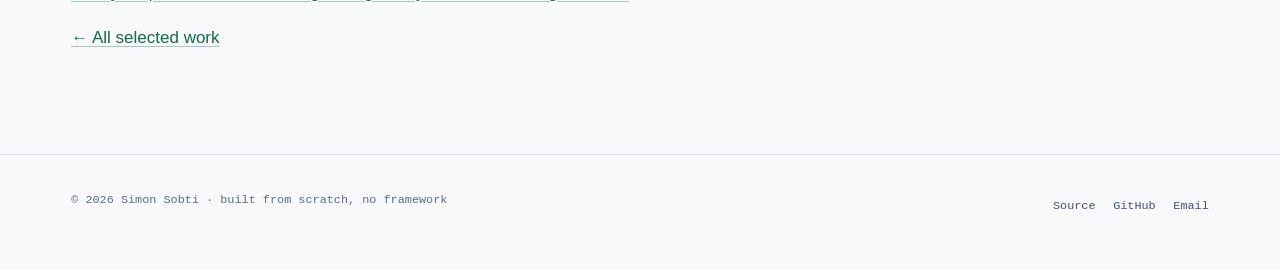
<file: projects/ith.html>
<!doctype html>
<html lang="en" class="no-js">
<head>
<meta charset="utf-8">
<meta name="viewport" content="width=device-width, initial-scale=1">
<title>Chromatin organizers as tuners of intratumoral heterogeneity — Simon Sobti</title>
<meta name="description" content="Screening for regulators of transcriptional noise in breast cancer: RNF8 and MIS18A as tuners of intratumoral heterogeneity, across scATAC-seq, scRNA-seq and TCGA.">
<link rel="canonical" href="https://ssobt.github.io/projects/ith.html">

<meta property="og:type" content="article">
<meta property="og:url" content="https://ssobt.github.io/projects/ith.html">
<meta property="og:title" content="Chromatin organizers as tuners of intratumoral heterogeneity">
<meta property="og:description" content="RNF8 and MIS18A regulate how variable a tumor's cells are — and that variability tracks with survival.">
<meta property="og:image" content="https://ssobt.github.io/assets/img/og.png">
<meta name="twitter:card" content="summary_large_image">

<link rel="icon" href="../assets/img/favicon.svg" type="image/svg+xml">
<link rel="stylesheet" href="../assets/css/site.css?v=202610280106">
<script>document.documentElement.className = 'js';</script>
</head>
<body>

<a class="skip-link" href="#main">Skip to content</a>

<header class="topbar">
  <div class="shell topbar__inner">
    <a class="topbar__mark" href="../index.html">Simon&nbsp;Sobti<span class="dot">.</span></a>
    <nav class="topbar__nav" aria-label="Sections">
      <a href="../index.html#work"><span class="topbar__n">01</span>work</a>
      <a href="../index.html#explore"><span class="topbar__n">02</span>explore</a>
      <a href="../index.html#stack"><span class="topbar__n">03</span>stack</a>
      <a href="../index.html#publications"><span class="topbar__n">04</span>publications</a>
      <a href="../index.html#about"><span class="topbar__n">05</span>about</a>
    </nav>
  </div>
</header>

<main id="main">

  <div class="shell masthead">
    <a class="masthead__back" href="../index.html#work">Selected work</a>
    <p class="masthead__kicker">bioRxiv 2026 · co-first author</p>
    <h1 class="masthead__title">Chromatin organizers as tuners of intratumoral heterogeneity</h1>
    <p class="masthead__standfirst">
      Genetically identical cancer cells do not behave identically. We asked what
      controls how much they differ — and found chromatin organizers that set the
      level of transcriptional noise, with consequences for how tumors respond to
      chemotherapy.
    </p>
    <ul class="chips">
      <li><span class="chip chip--accent">scATAC-seq</span></li>
      <li><span class="chip chip--accent">scRNA-seq</span></li>
      <li><span class="chip">CRISPRi / CRISPRa</span></li>
      <li><span class="chip">TCGA</span></li>
      <li><span class="chip">survival analysis</span></li>
      <li><span class="chip">ArchR</span></li>
    </ul>
  </div>

  <section class="section shell">
    <div class="prose">

      <h3>The question</h3>
      <p>
        Intratumoral heterogeneity — the variability between cancer cells within a
        single tumor — is a well-established predictor of poor outcome. The usual
        reading is that heterogeneity is a <em>consequence</em>: of mutation, of
        clonal evolution, of microenvironment.
      </p>
      <p>
        We wanted to test a different premise. If heterogeneity is partly
        <strong>regulated</strong> — if specific genes set how noisy a population's
        transcriptome is, independent of the population's mean expression — then
        those genes are targets. Turning the noise down could make a tumor behave
        more uniformly, and a more uniform tumor is an easier one to treat.
      </p>

      <h3>Approach</h3>
      <p>
        The hard part is measurement. Most differential-expression machinery is built
        to compare <em>means</em>; we needed to compare <em>dispersion</em>, and to do
        it consistently across three assays that fail in different ways.
      </p>
      <p>
        So I built the measurement layer first, as
        <a href="https://github.com/ssobt/txnheterogeneity" rel="noopener">txnheterogeneity</a>:
        transcriptome-wide coefficient of variation for bulk and single-cell RNA-seq,
        dispersion in principal-component space as a complementary bulk metric, and —
        wrapping <a href="https://www.archrproject.com" rel="noopener">ArchR</a> for peak
        calling — the same comparison over open chromatin in scATAC-seq. Significance
        comes from sampled background distributions rather than a parametric assumption,
        because gene-level CV is not well behaved.
      </p>
      <p>
        With that in place the study ran on three fronts:
      </p>
      <ul>
        <li>
          <strong>Patient data.</strong> Bulk RNA-seq from hundreds of TCGA breast
          cancer patients, stratified by expression of candidate regulators, asking
          which candidates separate high- from low-heterogeneity tumors and whether
          that split tracks with survival.
        </li>
        <li>
          <strong>Perturbation.</strong> CRISPRi and CRISPRa against the candidates in
          breast cancer lines, read out by scRNA-seq and scATAC-seq — so we could see
          whether knocking a gene down or up moved heterogeneity in the direction the
          patient data predicted, and whether the chromatin and transcriptional
          signals agreed.
        </li>
        <li>
          <strong>Phenotype.</strong> Whether shifting heterogeneity changed the
          response to chemotherapy, which is the point of the exercise.
        </li>
      </ul>

      <h3>What we found</h3>
      <p>
        <strong>RNF8</strong> and <strong>MIS18A</strong> — both chromatin organizers,
        neither previously characterized this way — behave as tuners of transcriptional
        heterogeneity. Perturbing them changes the global variability of open chromatin
        in scATAC-seq, not just expression variability downstream, which places the
        effect at the chromatin layer rather than in transcriptional output alone.
      </p>
      <p>
        In TCGA, the heterogeneity axis these genes define is associated with worse
        survival outcomes — the patient signal and the cell-line perturbation point the
        same way.
      </p>
      <p>
        Separately, both RNF8/MIS18A and the cGAS/STING pathway emerged as targets for
        improving combinatorial chemotherapy response — RNF8 and MIS18A in combination
        with 5-FU and cyclophosphamide, cGAS/STING with gemcitabine and doxorubicin.
      </p>

      <div class="callout">
        <p>
          <strong>The part I'd defend hardest:</strong> that the measurement is real and
          not an artifact of depth. Dispersion metrics are notoriously sensitive to
          sequencing depth, cell number, and cell-cycle composition — a "more
          heterogeneous" sample is very often just a differently-covered one. Most of
          the work in <code>txnheterogeneity</code> is controls: sampled background
          distributions, gene-retention thresholds, explicit cell-cycle breakdowns, and
          matched cell counts per condition.
        </p>
      </div>

      <h3>What I'd do next</h3>
      <ul>
        <li>
          <strong>Mechanism.</strong> We show RNF8 and MIS18A <em>tune</em> heterogeneity;
          we do not fully show how. RNF8's role in the DNA-damage response and MIS18A's at
          the centromere suggest distinct routes, and separating them would need targeted
          domain mutants rather than whole-gene knockdown.
        </li>
        <li>
          <strong>Beyond cell lines.</strong> The perturbation work is in lines. Organoids
          or PDX would test whether the same tuning survives a realistic microenvironment.
        </li>
        <li>
          <strong>Prospective, not retrospective.</strong> The TCGA association is
          retrospective. The real test is whether a heterogeneity score measured before
          treatment predicts response — that needs a cohort with pre-treatment sequencing
          and recorded outcomes.
        </li>
        <li>
          <strong>Make the metric portable.</strong> Right now the method is an R package
          that assumes you have the objects in memory. A Nextflow wrapper taking FASTQs to
          a heterogeneity report would make it usable by people who are not me.
        </li>
      </ul>

      <h3>Artifacts</h3>
    </div>

    <div class="artifacts">
      <a class="artifact" href="https://doi.org/10.64898/2026.04.18.719392" rel="noopener">
        <span class="artifact__k">Preprint</span>
        <span class="artifact__v">bioRxiv 2026 ↗</span>
      </a>
      <a class="artifact" href="https://github.com/ssobt/txnheterogeneity" rel="noopener">
        <span class="artifact__k">Method</span>
        <span class="artifact__v">txnheterogeneity ↗</span>
      </a>
      <a class="artifact" href="https://github.com/ssobt/nbs_txnheterogeneity" rel="noopener">
        <span class="artifact__k">Analysis</span>
        <span class="artifact__v">Notebooks ↗</span>
      </a>
      <a class="artifact" href="https://github.com/ssobt/ITH" rel="noopener">
        <span class="artifact__k">Figures</span>
        <span class="artifact__v">ITH repo ↗</span>
      </a>
    </div>

    <div class="prose" style="margin-top:2rem">
      <p class="mono">
        Woo BJ*, Sobti S*, Suh JM, Yousefi H, Garcia K, Zhou S, Borah A, Goodarzi H.
        <em>Systematic identification of chromatin organizers as tuners of intratumoral
        heterogeneity.</em> bioRxiv 2026.
        <br>* equal contribution.
      </p>
    </div>
  </section>

  <section class="section shell">
    <div class="prose">
      <h3>Next</h3>
      <p>
        <a href="decoy-seq.html">Decoy-seq — scalable screening for regulatory small non-coding RNAs →</a>
      </p>
      <p>
        <a href="../index.html#work">← All selected work</a>
      </p>
    </div>
  </section>

</main>

<footer class="footer">
  <div class="shell footer__inner">
    <p>© <span data-year>2026</span> Simon Sobti · built from scratch, no framework</p>
    <p class="footer__links">
      <a href="https://github.com/ssobt/ssobt.github.io" rel="noopener">Source</a>
      <a href="https://github.com/ssobt" rel="noopener">GitHub</a>
      <a href="mailto:ssobti.mail@gmail.com">Email</a>
    </p>
  </div>
</footer>

<script type="module" src="../assets/js/site.js?v=202610280106"></script>
</body>
</html>
</file>
<file: assets/css/site.css>
/* ============================================================================
   Simon Sobti — personal site
   Dark instrument panel. No framework, no build step, no webfonts.
   ========================================================================= */

/* --- 1. Tokens ----------------------------------------------------------- */

:root {
  color-scheme: light;

  /* Surfaces */
  --bg:        #F7F9FB;
  --panel:     #FFFFFF;
  --raised:    #EEF2F6;
  --border:    #DDE3EA;
  --border-lit:#C5CED9;

  /* Text — all pairs checked at AA or better against --bg / --panel */
  --fg:        #0C2043;
  --fg-muted:  #44546E;
  --fg-faint:  #5E6C82;

  /* Accent: a deep green, shared with the pkgdown docs */
  --accent:    #146B45;
  --accent-dim:#A9D3BD;
  --hot:       #0F5537;

  /* Categorical: Okabe–Ito, ordered so the first four clear 3:1 on white.
     Keep in step with CATEGORICAL in scatter.js and COL in cohort.js. */
  --c1: #0072B2;  --c2: #D55E00;  --c3: #009E73;  --c4: #CC79A7;
  --c5: #7A8699;  --c6: #E69F00;  --c7: #56B4E9;

  /* Type */
  --sans: -apple-system, BlinkMacSystemFont, "Segoe UI", Inter, Roboto,
          "Helvetica Neue", Arial, sans-serif;
  --mono: ui-monospace, "SF Mono", SFMono-Regular, "JetBrains Mono",
          Menlo, Consolas, "Liberation Mono", monospace;

  /* Rhythm */
  --measure: 68ch;
  --gutter: clamp(1.25rem, 4vw, 3.5rem);
  --shell: 1240px;
  --rail: 5.5rem;         /* width of the numbered section rail */

  --r-sm: 3px;
  --r-md: 6px;

  --t-fast: 120ms cubic-bezier(.4, 0, .2, 1);
  --t-med:  260ms cubic-bezier(.4, 0, .2, 1);
}

/* --- 2. Reset ------------------------------------------------------------ */

*, *::before, *::after { box-sizing: border-box; }

html {
  -webkit-text-size-adjust: 100%;
  scroll-behavior: smooth;
  scroll-padding-top: 5rem;
}

body {
  margin: 0;
  background: var(--bg);
  color: var(--fg);
  font-family: var(--sans);
  font-size: clamp(15px, 0.55vw + 13.6px, 17px);
  line-height: 1.65;
  -webkit-font-smoothing: antialiased;
  -moz-osx-font-smoothing: grayscale;
  overflow-x: hidden;
}

h1, h2, h3, h4 { margin: 0; font-weight: 600; line-height: 1.2; letter-spacing: -0.015em; }
p  { margin: 0 0 1em; }
p:last-child { margin-bottom: 0; }
ul, ol { margin: 0 0 1em; padding-left: 1.25em; }
li + li { margin-top: 0.35em; }
img, svg, canvas { max-width: 100%; display: block; }

a {
  color: var(--accent);
  text-decoration-color: color-mix(in srgb, var(--accent) 35%, transparent);
  text-underline-offset: 0.2em;
  transition: color var(--t-fast), text-decoration-color var(--t-fast);
}
a:hover { color: var(--hot); text-decoration-color: currentColor; }

:focus-visible {
  outline: 2px solid var(--hot);
  outline-offset: 3px;
  border-radius: var(--r-sm);
}

::selection { background: var(--accent-dim); color: var(--fg); }

.skip-link {
  position: absolute; left: -9999px; top: 0; z-index: 100;
  background: var(--accent); color: #FFFFFF; padding: 0.7em 1.2em;
  font: 600 0.85rem var(--mono); border-radius: 0 0 var(--r-md) 0;
}
.skip-link:focus { left: 0; }

.visually-hidden {
  position: absolute; width: 1px; height: 1px; padding: 0; margin: -1px;
  overflow: hidden; clip: rect(0 0 0 0); white-space: nowrap; border: 0;
}

/* --- 3. Shell ------------------------------------------------------------ */

.shell {
  width: 100%;
  max-width: var(--shell);
  margin-inline: auto;
  padding-inline: var(--gutter);
}

/* --- 4. Top bar ---------------------------------------------------------- */

.topbar {
  position: sticky; top: 0; z-index: 50;
  background: color-mix(in srgb, var(--bg) 82%, transparent);
  backdrop-filter: saturate(150%) blur(12px);
  -webkit-backdrop-filter: saturate(150%) blur(12px);
  border-bottom: 1px solid transparent;
  transition: border-color var(--t-med), background var(--t-med);
}
.topbar[data-scrolled="true"] { border-bottom-color: var(--border); }

.topbar__inner {
  display: flex; align-items: center; gap: 1.5rem;
  height: 3.75rem;
}

.topbar__mark {
  font: 600 0.82rem/1 var(--mono);
  letter-spacing: 0.1em; text-transform: uppercase;
  color: var(--fg); text-decoration: none; white-space: nowrap;
}
.topbar__mark:hover { color: var(--accent); }
.topbar__mark .dot { color: var(--accent); }

.topbar__nav {
  display: flex; gap: 0.25rem; margin-left: auto;
  overflow-x: auto; scrollbar-width: none;
}
.topbar__nav::-webkit-scrollbar { display: none; }

.topbar__nav a {
  font: 500 0.78rem/1 var(--mono);
  letter-spacing: 0.04em;
  color: var(--fg-muted); text-decoration: none;
  padding: 0.55rem 0.7rem; border-radius: var(--r-sm);
  white-space: nowrap;
  transition: color var(--t-fast), background var(--t-fast);
}
.topbar__nav a:hover { color: var(--fg); background: var(--panel); }
.topbar__nav a[aria-current="true"] { color: var(--accent); }
.topbar__nav a[aria-current="true"]::before { content: "▸ "; }

.topbar__n { color: var(--fg-faint); }
.topbar__n::after { content: " / "; }
@media (max-width: 720px) {
  .topbar__n { display: none; }
  .topbar__inner { gap: 0.75rem; }
  .topbar__nav a { padding-inline: 0.45rem; }
}
/* Below ~470px the nav genuinely cannot fit. It scrolls — so fade the right
   edge to advertise that, rather than clipping links with no affordance. */
@media (max-width: 470px) {
  .topbar__nav a { font-size: 0.74rem; padding-inline: 0.4rem; }
  .topbar__nav {
    mask-image: linear-gradient(90deg, #000 84%, transparent 100%);
    -webkit-mask-image: linear-gradient(90deg, #000 84%, transparent 100%);
  }
}

/* --- 5. Section scaffolding --------------------------------------------- */

.section { padding-block: clamp(3.5rem, 8vw, 6.5rem); }
.section + .section { border-top: 1px solid var(--border); }

.section__head {
  display: grid;
  grid-template-columns: var(--rail) 1fr;
  gap: 0 1rem;
  margin-bottom: clamp(2rem, 4vw, 3rem);
}

.section__num {
  font: 600 0.8rem/1.9 var(--mono);
  color: var(--accent);
  letter-spacing: 0.08em;
}
.section__num::before { content: "▸ "; color: var(--fg-faint); }

.section__title {
  font-size: clamp(1.45rem, 3vw, 2rem);
  letter-spacing: -0.02em;
}
.section__lede {
  grid-column: 2;
  margin-top: 0.6rem;
  max-width: var(--measure);
  color: var(--fg-muted);
}
.section__body { grid-column: 1 / -1; min-width: 0; }

@media (max-width: 680px) {
  .section__head { grid-template-columns: 1fr; gap: 0.35rem; }
  .section__lede { grid-column: 1; }
}

/* --- 6. Mono metadata / chips ------------------------------------------- */

.mono {
  font: 500 0.78rem/1.5 var(--mono);
  letter-spacing: 0.02em;
  color: var(--fg-muted);
}

.chips { display: flex; flex-wrap: wrap; gap: 0.4rem; padding: 0; margin: 0; list-style: none; }
.chips li { margin: 0; }

.chip {
  display: inline-block;
  font: 500 0.72rem/1 var(--mono);
  letter-spacing: 0.02em;
  color: var(--fg-muted);
  background: var(--raised);
  border: 1px solid var(--border);
  border-radius: var(--r-sm);
  padding: 0.38em 0.6em;
  white-space: nowrap;
}
.chip--accent { color: var(--accent); border-color: var(--accent-dim); background: color-mix(in srgb, var(--accent) 9%, transparent); }

/* --- 7. Hero ------------------------------------------------------------- */

.hero {
  padding-block: clamp(3rem, 8vw, 6rem) clamp(3rem, 7vw, 5rem);
  position: relative;
}

.hero__grid {
  display: grid;
  grid-template-columns: minmax(0, 1.05fr) minmax(0, 0.95fr);
  gap: clamp(2rem, 5vw, 4rem);
  align-items: center;
}
.hero__grid > * { min-width: 0; }
@media (max-width: 900px) {
  .hero__grid { grid-template-columns: minmax(0, 1fr); gap: 2.5rem; }
}

.hero__eyebrow {
  font: 500 0.78rem/1 var(--mono);
  letter-spacing: 0.14em; text-transform: uppercase;
  color: var(--accent);
  margin-bottom: 1.1rem;
}

.hero__name {
  font-size: clamp(2.5rem, 7vw, 4.1rem);
  font-weight: 650;
  letter-spacing: -0.035em;
  line-height: 1.02;
  margin-bottom: 0.7rem;
}

.hero__role {
  font: 500 0.92rem/1.5 var(--mono);
  color: var(--fg-muted);
  margin-bottom: 1.6rem;
}
.hero__role .sep { color: var(--fg-faint); padding-inline: 0.45em; }

.hero__pitch {
  font-size: clamp(1.05rem, 1.7vw, 1.28rem);
  line-height: 1.55;
  max-width: 34ch;
  color: var(--fg);
  margin-bottom: 2rem;
}
.hero__pitch strong { color: var(--accent); font-weight: 600; }
.hero__hook { color: var(--fg-muted); max-width: 46ch; margin: -0.4rem 0 1.6rem; }
.hero__hook a { white-space: nowrap; }

/* Stat strip — reads like a results line */
.stats {
  display: grid;
  grid-template-columns: repeat(auto-fit, minmax(7.5rem, 1fr));
  gap: 1px;
  background: var(--border);
  border: 1px solid var(--border);
  border-radius: var(--r-md);
  overflow: hidden;
  margin-bottom: 2rem;
}
.stat { background: var(--panel); padding: 0.85rem 0.95rem; }
.stat__n {
  display: block;
  font: 600 1.35rem/1.1 var(--mono);
  color: var(--fg);
  letter-spacing: -0.02em;
}
.stat__l {
  display: block; margin-top: 0.3rem;
  font: 500 0.68rem/1.35 var(--mono);
  letter-spacing: 0.04em; text-transform: uppercase;
  color: var(--fg-faint);
}

/* Link row */
.linkrow { display: flex; flex-wrap: wrap; gap: 0.6rem; }

.btn {
  display: inline-flex; align-items: center; gap: 0.45em;
  font: 500 0.82rem/1 var(--mono);
  letter-spacing: 0.02em;
  text-decoration: none;
  padding: 0.7em 1em;
  border-radius: var(--r-md);
  border: 1px solid var(--border-lit);
  background: var(--raised);
  color: var(--fg);
  cursor: pointer;
  transition: border-color var(--t-fast), background var(--t-fast), color var(--t-fast), transform var(--t-fast);
}
.btn:hover { border-color: var(--accent); color: var(--accent); transform: translateY(-1px); }
.btn--primary {
  background: var(--accent); border-color: var(--accent); color: #FFFFFF; font-weight: 600;
}
.btn--primary:hover { background: var(--hot); border-color: var(--hot); color: #FFFFFF; }

/* Hero figure panel */
.hero__figure {
  position: relative;
  border: 1px solid var(--border);
  border-radius: var(--r-md);
  background:
    radial-gradient(120% 100% at 70% 0%, #FFFFFF 0%, var(--panel) 55%, #F1F4F8 100%);
  box-shadow: 0 1px 3px rgba(12, 32, 67, 0.06), 0 8px 24px rgba(12, 32, 67, 0.06);
  overflow: hidden;
  aspect-ratio: 1 / 1;
}
@media (max-width: 900px) { .hero__figure { aspect-ratio: 4 / 3; } }

.hero__figure canvas { width: 100%; height: 100%; display: block; }

.hero__figure::after {   /* faint grid, like an instrument readout */
  content: ""; position: absolute; inset: 0; pointer-events: none;
  background-image:
    linear-gradient(var(--border) 1px, transparent 1px),
    linear-gradient(90deg, var(--border) 1px, transparent 1px);
  background-size: 48px 48px;
  opacity: 0.35;
  mask-image: radial-gradient(circle at 50% 50%, #000 40%, transparent 78%);
  -webkit-mask-image: radial-gradient(circle at 50% 50%, #000 40%, transparent 78%);
}

.hero__figcap {
  position: absolute; left: 0; right: 0; bottom: 0; z-index: 2;
  display: flex; align-items: center; justify-content: space-between; gap: 1rem;
  padding: 0.7rem 0.85rem;
  font: 500 0.68rem/1.3 var(--mono);
  color: var(--fg-faint);
  background: linear-gradient(transparent, color-mix(in srgb, var(--bg) 90%, transparent) 55%);
}
.hero__figcap a { color: var(--fg-muted); text-decoration: none; white-space: nowrap; }
.hero__figcap a:hover { color: var(--accent); }

/* --- 8. Work cards ------------------------------------------------------- */

.cards {
  display: grid;
  grid-template-columns: repeat(auto-fill, minmax(min(100%, 22rem), 1fr));
  gap: 1px;
  background: var(--border);
  border: 1px solid var(--border);
  border-radius: var(--r-md);
  overflow: hidden;
}

.card {
  background: var(--panel);
  box-shadow: 0 1px 2px rgba(12, 32, 67, 0.05);
  padding: clamp(1.3rem, 2.4vw, 1.9rem);
  display: flex; flex-direction: column; gap: 0.85rem;
  transition: background var(--t-med);
}
.card:hover { background: var(--raised); }

.card__top { display: flex; align-items: baseline; justify-content: space-between; gap: 1rem; }
.card__idx { font: 600 0.72rem/1 var(--mono); color: var(--fg-faint); letter-spacing: 0.08em; }
.card__year { font: 500 0.72rem/1 var(--mono); color: var(--fg-faint); }

.card__title { font-size: 1.08rem; letter-spacing: -0.015em; }
.card__title a { color: var(--fg); text-decoration: none; }
.card__title a:hover { color: var(--accent); }

.card__result {
  color: var(--fg-muted);
  font-size: 0.93rem;
  margin: 0;
}
.card__result strong { color: var(--fg); font-weight: 600; }

.card__links {
  display: flex; flex-wrap: wrap; gap: 0.9rem;
  margin-top: auto; padding-top: 0.4rem;
  font: 500 0.76rem/1 var(--mono);
}
.card__links a { text-decoration: none; }
.card__links a::after { content: " ↗"; color: var(--fg-faint); }
.card__links a[data-internal]::after { content: " →"; }

/* --- 9. Explorer --------------------------------------------------------- */

.explorer {
  min-width: 0;
  border: 1px solid var(--border);
  border-radius: var(--r-md);
  background: var(--panel);
  overflow: hidden;
  box-shadow: 0 1px 3px rgba(12, 32, 67, 0.06), 0 8px 24px rgba(12, 32, 67, 0.06);
}

.explorer__bar {
  display: flex; flex-wrap: wrap; align-items: center; gap: 0.5rem 1.4rem;
  padding: 0.85rem 1rem;
  border-bottom: 1px solid var(--border);
  background: var(--raised);
}

.ctl { display: flex; align-items: center; gap: 0.5rem; min-width: 0; flex-wrap: wrap; }
.ctl__label {
  font: 500 0.7rem/1 var(--mono);
  letter-spacing: 0.06em; text-transform: uppercase;
  color: var(--fg-faint);
}

.seg {
  display: flex; flex-wrap: wrap; gap: 1px;
  min-width: 0;
  background: var(--border);
  border: 1px solid var(--border);
  border-radius: var(--r-sm);
  overflow: hidden;
}
.seg button {
  appearance: none; border: 0; cursor: pointer;
  font: 500 0.74rem/1 var(--mono);
  padding: 0.5em 0.75em;
  background: var(--panel); color: var(--fg-muted);
  transition: background var(--t-fast), color var(--t-fast);
}
.seg button:hover { color: var(--fg); background: var(--raised); }
.seg button[aria-pressed="true"] { background: var(--accent); color: #FFFFFF; font-weight: 600; }

.explorer__stage {
  position: relative;
  display: grid;
  grid-template-columns: minmax(0, 1fr) 15rem;
}
.explorer__stage > * { min-width: 0; }
@media (max-width: 820px) { .explorer__stage { grid-template-columns: minmax(0, 1fr); } }

.explorer__plot {
  position: relative;
  aspect-ratio: 16 / 10;
  min-height: 300px;
  background:
    radial-gradient(130% 110% at 50% 10%, #FFFFFF 0%, var(--panel) 60%, #F3F6F9 100%);
  touch-action: none;
}
.explorer__plot canvas { width: 100%; height: 100%; cursor: crosshair; }

.explorer__side {
  border-left: 1px solid var(--border);
  padding: 1rem;
  display: flex; flex-direction: column; gap: 1rem;
  min-width: 0;
}
@media (max-width: 820px) {
  .explorer__side { border-left: 0; border-top: 1px solid var(--border); }
}

/* Legend */
.legend { display: flex; flex-direction: column; gap: 1px; margin: 0; padding: 0; list-style: none; }
.legend li { margin: 0; }
.legend__item {
  display: flex; align-items: center; gap: 0.55rem; width: 100%;
  appearance: none; border: 0; background: transparent; cursor: pointer;
  padding: 0.4rem 0.45rem; border-radius: var(--r-sm);
  font: 500 0.76rem/1.3 var(--mono);
  color: var(--fg-muted); text-align: left;
  transition: background var(--t-fast), color var(--t-fast), opacity var(--t-fast);
}
.legend__item:hover { background: var(--raised); color: var(--fg); }
.legend__item[aria-pressed="false"] { opacity: 0.38; }
.legend__swatch {
  width: 0.7rem; height: 0.7rem; border-radius: 2px; flex: none;
  box-shadow: 0 0 0 1px rgba(12, 32, 67, 0.12) inset;
}
.legend__name { flex: 1 1 auto; min-width: 0; overflow: hidden; text-overflow: ellipsis; white-space: nowrap; }
.legend__n { flex: none; color: var(--fg-faint); font-size: 0.72rem; font-variant-numeric: tabular-nums; }

/* Color key sitting inside the plot, so the mapping is next to the marks
   rather than off in the side panel. */
.plotkey {
  position: absolute;
  top: 0.75rem;
  left: calc(56px + 0.5rem);   /* clear of the rotated axis label */
  z-index: 3;
  margin: 0; padding: 0.5rem 0.65rem;
  list-style: none;
  display: grid;
  grid-template-columns: auto auto auto auto;
  gap: 0.22rem 0.5rem;
  align-items: baseline;
  background: color-mix(in srgb, var(--bg) 78%, transparent);
  border: 1px solid var(--border);
  border-radius: var(--r-sm);
  backdrop-filter: blur(3px);
  -webkit-backdrop-filter: blur(3px);
  pointer-events: none;        /* never block hover on the points beneath */
  font: 500 0.72rem/1.3 var(--mono);
  opacity: 0;                  /* PC space only; see syncKey() in cohort.js */
  visibility: hidden;
  transition: opacity var(--t-fast), visibility var(--t-fast);
}
.plotkey[data-on="true"] { opacity: 1; visibility: visible; }
.plotkey__row { display: contents; }
.plotkey__dot {
  width: 0.62rem; height: 0.62rem; border-radius: 50%;
  align-self: center;
  box-shadow: 0 0 0 1px rgba(12, 32, 67, 0.12) inset;
}
.plotkey__name { color: var(--fg); font-weight: 600; white-space: nowrap; }
.plotkey__note { color: var(--fg-faint); white-space: nowrap; }
.plotkey__n { color: var(--fg-muted); font-variant-numeric: tabular-nums; text-align: right; }
.plotkey .is-muted .plotkey__name { color: var(--fg-muted); font-weight: 500; }

@media (max-width: 560px) {
  .plotkey {
    left: 0.5rem; top: 0.5rem;
    padding: 0.4rem 0.5rem;
    font-size: 0.66rem;
    /* the note is dropped below, so the track count drops with it */
    grid-template-columns: auto 1fr auto;
  }
  .plotkey__note { display: none; }   /* keep it from crowding a small plot */
}

/* Continuous colorbar */
.colorbar { display: none; flex-direction: column; gap: 0.4rem; }
.colorbar[data-on="true"] { display: flex; }
.colorbar__ramp { height: 0.65rem; border-radius: 2px; box-shadow: 0 0 0 1px var(--border) inset; }
.colorbar__ticks {
  display: flex; justify-content: space-between;
  font: 500 0.68rem/1 var(--mono); color: var(--fg-faint);
  font-variant-numeric: tabular-nums;
}

/* Tooltip */
.tip {
  position: absolute; z-index: 5; pointer-events: none;
  opacity: 0; transform: translate(-50%, calc(-100% - 12px));
  background: var(--bg);
  border: 1px solid var(--border-lit);
  border-radius: var(--r-sm);
  padding: 0.5rem 0.65rem;
  font: 500 0.72rem/1.55 var(--mono);
  color: var(--fg);
  white-space: nowrap;
  box-shadow: 0 8px 24px rgba(12, 32, 67, 0.14);
  transition: opacity var(--t-fast);
}
.tip[data-on="true"] { opacity: 1; }
.tip dt { color: var(--fg-faint); display: inline; }
.tip dd { display: inline; margin: 0 0 0 0.4em; color: var(--fg); }
.tip div + div { margin-top: 0.1rem; }

/* Status / loading / error overlay */
.explorer__status {
  position: absolute; inset: 0; z-index: 4;
  display: none; place-items: center;
  padding: 1.5rem; text-align: center;
  background: color-mix(in srgb, var(--panel) 92%, transparent);
}
.explorer__status[data-on="true"] { display: grid; }
.explorer__status p { max-width: 42ch; color: var(--fg-muted); font: 500 0.82rem/1.6 var(--mono); }

/* Figure caption — set like a journal figure */
.figcap {
  border-top: 1px solid var(--border);
  padding: 0.9rem 1rem;
  font: 400 0.78rem/1.65 var(--mono);
  color: var(--fg-faint);
  background: var(--raised);
}
.figcap b { color: var(--fg-muted); font-weight: 600; }

/* Static image figure, framed like the interactive ones. */
.imgfig {
  margin: 0;
  border: 1px solid var(--border);
  border-radius: var(--r-md);
  background: var(--panel);
  overflow: hidden;
  box-shadow: 0 1px 3px rgba(12, 32, 67, 0.06), 0 8px 24px rgba(12, 32, 67, 0.06);
}
.imgfig img { display: block; width: 100%; height: auto; }

/* Accessible data table mirroring the canvas */
.datatable { margin-top: 1rem; }
.datatable > summary {
  cursor: pointer; list-style: none;
  font: 500 0.76rem/1 var(--mono);
  color: var(--fg-muted);
  padding: 0.55rem 0;
}
.datatable > summary::-webkit-details-marker { display: none; }
.datatable > summary::before { content: "▸ "; color: var(--fg-faint); }
.datatable[open] > summary::before { content: "▾ "; }
.datatable > summary:hover { color: var(--accent); }

.tbl-wrap { overflow-x: auto; }
table.tbl {
  width: 100%; border-collapse: collapse;
  font: 500 0.78rem/1.5 var(--mono);
}
table.tbl th, table.tbl td {
  text-align: left; padding: 0.5rem 0.75rem;
  border-bottom: 1px solid var(--border);
  white-space: nowrap;
}
table.tbl th { color: var(--fg-faint); font-weight: 600; text-transform: uppercase; font-size: 0.68rem; letter-spacing: 0.06em; }
table.tbl td { color: var(--fg-muted); }
table.tbl td:first-child { color: var(--fg); }
table.tbl .num { text-align: right; font-variant-numeric: tabular-nums; }

@media (max-width: 560px) {
  .explorer__bar { gap: 0.75rem; }
  .ctl { flex-direction: column; align-items: flex-start; gap: 0.35rem; width: 100%; }
  .seg { width: 100%; }
  .seg button { flex: 1 1 auto; }
  .explorer__plot { aspect-ratio: 1 / 1; }
}

/* --- 9b. Discovery-arc steps -------------------------------------------- */

.step {
  display: grid;
  grid-template-columns: var(--rail) minmax(0, 1fr);
  gap: 0 1rem;
  padding-block: clamp(1.75rem, 3.5vw, 2.75rem) 1.25rem;
}
.step__label {
  grid-column: 1 / -1;
  font: 600 0.72rem/1.6 var(--mono);
  letter-spacing: 0.1em; text-transform: uppercase;
  color: var(--accent);
  margin: 0 0 0.6rem;
}
.step__title {
  grid-column: 2;
  font-size: clamp(1.15rem, 2.2vw, 1.5rem);
  letter-spacing: -0.02em;
  margin-bottom: 0.85rem;
}
.step__text { grid-column: 2; max-width: var(--measure); }
.step__text p { color: var(--fg-muted); }
.step__text strong { color: var(--fg); font-weight: 600; }

.step__links {
  display: flex; flex-wrap: wrap; gap: 1.1rem;
  margin-top: 1.1rem;
  font: 500 0.78rem/1 var(--mono);
}
.step__links a { text-decoration: none; }
.step__links a::after { content: " ↗"; color: var(--fg-faint); }
.step__links a[data-internal]::after { content: " →"; }

/* A step with a figure beside its text; stacks below 900px. */
.step__split {
  grid-column: 2;
  display: grid;
  grid-template-columns: minmax(0, 1fr) minmax(16rem, 26rem);
  gap: 1.5rem 2.25rem;
  align-items: start;
}
.step__split .step__text { grid-column: auto; }
@media (max-width: 900px) {
  .step__split { grid-template-columns: minmax(0, 1fr); }
  .step__fig { max-width: 30rem; }
}

/* The rail is a left margin on wide screens and disappears on narrow ones. */
@media (max-width: 680px) {
  .step { grid-template-columns: 1fr; }
  .step__title, .step__text, .step__split { grid-column: 1; }
}

.figure-block { margin-block: 0.5rem 1.5rem; }

/* Plain-language scaffolding: the short version up top, a "how to read this"
   note beside each figure, and methods folded away for those who want them. */
.tldr {
  grid-column: 2;
  max-width: var(--measure);
  margin: 1.1rem 0 0; padding: 0;
  list-style: none;
  display: grid; gap: 0.7rem;
}
.tldr li {
  display: grid; grid-template-columns: 1.4rem minmax(0, 1fr);
  color: var(--fg); font-size: 1.02rem; line-height: 1.55;
}
.tldr li::before {
  content: "•";
  font-size: 1.3rem; line-height: 1.2; color: var(--accent);
}
.tldr strong { color: var(--accent); font-weight: 600; }
.section__lede--after { margin-top: 1.1rem; font-size: 0.92rem; }

.howto {
  border-left: 2px solid var(--accent);
  padding-left: 0.9rem;
  color: var(--fg) !important;
}
.howto b { color: var(--accent); font-weight: 600; }

.more { margin-top: 0.4rem; }
.more p { font-size: 0.88rem; margin-top: 0.4rem; }

@media (max-width: 680px) {
  .tldr { grid-column: 1; }
}

.callout--tight { margin: 1.25rem 0 0; }
.callout--tight p { font-size: 0.88rem; }
.callout--tight b { color: var(--fg); }

/* --- 9c. Cohort readout panel ------------------------------------------- */

.readout { display: flex; flex-direction: column; gap: 0.9rem; min-width: 0; }

.readout__head {
  display: flex; align-items: center; flex-wrap: wrap; gap: 0.5rem;
  margin: 0;
  font-size: 1.02rem;
}
.readout__head strong { color: var(--fg); font-weight: 650; letter-spacing: -0.01em; }

.readout__grid {
  display: grid;
  grid-template-columns: 1fr;
  gap: 0.15rem 0;
  margin: 0;
  font: 500 0.74rem/1.45 var(--mono);
}
.readout__grid dt {
  color: var(--fg-faint);
  text-transform: uppercase;
  letter-spacing: 0.05em;
  font-size: 0.66rem;
  margin-top: 0.45rem;
}
.readout__grid dd { margin: 0; color: var(--fg); }
.readout__grid dd.is-hit  { color: var(--accent); font-weight: 600; }
.readout__grid dd.is-null { color: var(--fg-muted); }

.readout__verdict {
  margin: 0;
  font-size: 0.82rem;
  line-height: 1.5;
  color: var(--fg-muted);
  border-left: 2px solid var(--border-lit);
  padding-left: 0.7rem;
}

.readout__cite {
  border-top: 1px solid var(--border);
  padding-top: 0.8rem;
}
.readout__citehead {
  font: 600 0.62rem/1 var(--mono);
  letter-spacing: 0.09em; text-transform: uppercase;
  color: var(--fg-faint);
  margin: 0 0 0.5rem;
}
.readout__src {
  margin: 0.55rem 0 0;
  font: 500 0.68rem/1.5 var(--mono);
  color: var(--fg-faint);
}
.readout__src a { text-decoration: none; }

/* --- 10. Stack layers ---------------------------------------------------- */

.layers { display: flex; flex-direction: column; gap: 1px; background: var(--border); border: 1px solid var(--border); border-radius: var(--r-md); overflow: hidden; }

.layer {
  display: grid;
  grid-template-columns: var(--rail) minmax(0, 1fr);
  gap: 0 1rem;
  background: var(--panel);
  padding: 1.15rem clamp(1rem, 2vw, 1.5rem);
  transition: background var(--t-med);
}
.layer:hover { background: var(--raised); }

.layer__name {
  font: 600 0.72rem/1.7 var(--mono);
  letter-spacing: 0.1em; text-transform: uppercase;
  color: var(--accent);
}
.layer__body { min-width: 0; }
.layer__note { color: var(--fg-muted); font-size: 0.88rem; margin: 0 0 0.6rem; }

@media (max-width: 680px) {
  .layer { grid-template-columns: 1fr; gap: 0.5rem; }
}

/* --- 11. Publications ---------------------------------------------------- */

.pubs { list-style: none; margin: 0; padding: 0; }
.pubs > li { margin: 0; padding: 1.15rem 0; border-bottom: 1px solid var(--border); }
.pubs > li:first-child { padding-top: 0; }

.pub__title { font-size: 1rem; line-height: 1.4; margin-bottom: 0.4rem; }
.pub__title a { color: var(--fg); text-decoration: none; }
.pub__title a:hover { color: var(--accent); }

.pub__authors { font: 400 0.82rem/1.6 var(--mono); color: var(--fg-muted); margin: 0 0 0.35rem; }
.pub__authors .me { color: var(--accent); font-weight: 600; }
.pub__venue { font: 500 0.76rem/1.5 var(--mono); color: var(--fg-faint); }
.pub__venue em { color: var(--fg-muted); font-style: normal; }

.footnote { font: 400 0.76rem/1.6 var(--mono); color: var(--fg-faint); margin-top: 1.25rem; }

/* --- 12. About / contact ------------------------------------------------- */

.about {
  display: grid;
  grid-template-columns: minmax(0, 1.15fr) minmax(0, 0.85fr);
  gap: clamp(2rem, 5vw, 4rem);
  align-items: start;
}
@media (max-width: 820px) { .about { grid-template-columns: 1fr; } }

.about__prose {
  max-width: var(--measure);
  display: flow-root;
}

.portrait {
  /* Not tied to the measure — the crop is a portrait, and running it the full
     width of the prose would make it ~810px tall and swamp the section. */
  width: min(340px, 100%);
  margin: 0 0 1.75rem;
  border: 1px solid var(--border);
  border-radius: var(--r-md);
  overflow: hidden;
  background: var(--panel);
  line-height: 0;
}
.portrait picture { display: block; }
.portrait img {
  display: block;
  width: 100%;
  height: auto;   /* shown at its own aspect ratio; the crop is deliberate */
}

.about__prose p { color: var(--fg-muted); }
.about__prose strong { color: var(--fg); font-weight: 600; }

.contact {
  border: 1px solid var(--border);
  border-radius: var(--r-md);
  background: var(--panel);
  padding: 1.25rem;
}
.contact__h {
  font: 600 0.7rem/1 var(--mono);
  letter-spacing: 0.1em; text-transform: uppercase;
  color: var(--fg-faint); margin-bottom: 0.9rem;
}
.contact__list { list-style: none; margin: 0; padding: 0; display: flex; flex-direction: column; gap: 0.65rem; }
.contact__list li { margin: 0; }
.contact__list a {
  display: flex; align-items: baseline; gap: 0.6rem;
  font: 500 0.82rem/1.4 var(--mono);
  text-decoration: none; color: var(--fg);
}
.contact__list a:hover { color: var(--accent); }
.contact__list .k { color: var(--fg-faint); flex: none; width: 4.5rem; font-size: 0.72rem; text-transform: uppercase; letter-spacing: 0.05em; }
.contact__list .v { overflow: hidden; text-overflow: ellipsis; }

/* --- 13. Project deep-dive pages ----------------------------------------- */

.masthead { padding-block: clamp(2.5rem, 6vw, 4.5rem) clamp(1.5rem, 3vw, 2.5rem); }
.masthead__back {
  font: 500 0.78rem/1 var(--mono); text-decoration: none;
  display: inline-block; margin-bottom: 1.5rem; color: var(--fg-muted);
}
.masthead__back::before { content: "← "; }
.masthead__back:hover { color: var(--accent); }

.masthead__kicker {
  font: 500 0.75rem/1 var(--mono);
  letter-spacing: 0.12em; text-transform: uppercase;
  color: var(--accent); margin-bottom: 1rem;
}
.masthead__title {
  font-size: clamp(1.9rem, 4.5vw, 3rem);
  letter-spacing: -0.03em; line-height: 1.08;
  max-width: 20ch; margin-bottom: 1.1rem;
}
.masthead__standfirst {
  font-size: clamp(1rem, 1.6vw, 1.15rem);
  color: var(--fg-muted); max-width: 58ch; margin-bottom: 1.75rem;
}

.prose { max-width: var(--measure); }
.prose h3 {
  font: 600 0.75rem/1 var(--mono);
  letter-spacing: 0.12em; text-transform: uppercase;
  color: var(--accent);
  margin: 2.5rem 0 0.9rem;
}
.prose h3:first-child { margin-top: 0; }
.prose p, .prose li { color: var(--fg-muted); }
.prose strong { color: var(--fg); font-weight: 600; }
.prose code {
  font: 500 0.86em var(--mono);
  background: var(--raised); border: 1px solid var(--border);
  border-radius: var(--r-sm); padding: 0.1em 0.35em; color: var(--fg);
}

.callout {
  border-left: 2px solid var(--accent);
  background: var(--panel);
  padding: 1rem 1.15rem;
  border-radius: 0 var(--r-sm) var(--r-sm) 0;
  margin: 1.5rem 0;
}
.callout p { color: var(--fg-muted); margin: 0; font-size: 0.92rem; }
.callout p + p { margin-top: 0.7em; }

.artifacts {
  display: grid;
  grid-template-columns: repeat(auto-fit, minmax(min(100%, 15rem), 1fr));
  gap: 1px; background: var(--border);
  border: 1px solid var(--border); border-radius: var(--r-md);
  overflow: hidden; margin-top: 1rem;
}
.artifact {
  background: var(--panel); padding: 1rem 1.15rem;
  text-decoration: none; display: block;
  transition: background var(--t-fast);
}
.artifact:hover { background: var(--raised); }
.artifact__k {
  font: 600 0.66rem/1 var(--mono); letter-spacing: 0.09em;
  text-transform: uppercase; color: var(--fg-faint); display: block; margin-bottom: 0.45rem;
}
.artifact__v { font: 500 0.85rem/1.4 var(--mono); color: var(--accent); }
.artifact:hover .artifact__v { color: var(--hot); }

/* --- 14. Footer ---------------------------------------------------------- */

.footer {
  border-top: 1px solid var(--border);
  padding-block: 2.25rem 3rem;
}
.footer__inner {
  display: flex; flex-wrap: wrap; gap: 1rem 2rem;
  align-items: center; justify-content: space-between;
  font: 500 0.74rem/1.6 var(--mono);
  color: var(--fg-faint);
}
.footer__inner a { color: var(--fg-muted); text-decoration: none; }
.footer__inner a:hover { color: var(--accent); }
.footer__links { display: flex; flex-wrap: wrap; gap: 1.1rem; }

/* --- 15. Reveal on scroll ------------------------------------------------ */

.reveal { opacity: 0; transform: translateY(14px); }
.reveal[data-shown="true"] {
  opacity: 1; transform: none;
  transition: opacity 620ms cubic-bezier(.2,.6,.2,1), transform 620ms cubic-bezier(.2,.6,.2,1);
}
/* Without JS the reveal class must never hide content. */
.no-js .reveal { opacity: 1; transform: none; }

/* --- 16. Motion & print -------------------------------------------------- */

@media (prefers-reduced-motion: reduce) {
  html { scroll-behavior: auto; }
  *, *::before, *::after {
    animation-duration: 0.01ms !important;
    animation-iteration-count: 1 !important;
    transition-duration: 0.01ms !important;
  }
  .reveal { opacity: 1; transform: none; }
}

@media print {
  .topbar, .hero__figure, .explorer, .footer { display: none; }
  body { background: #fff; color: #000; }
  a { color: #000; }
}

/* --- 17. Color scheme --------------------------------------------------
   No prefers-color-scheme override: this design is committed to light (the
   background is Arc Institute's #F7F9FB), and `color-scheme: light` on :root
   above tells the browser to render form controls and scrollbars to match.
   ------------------------------------------------------------------------ */
</file>
